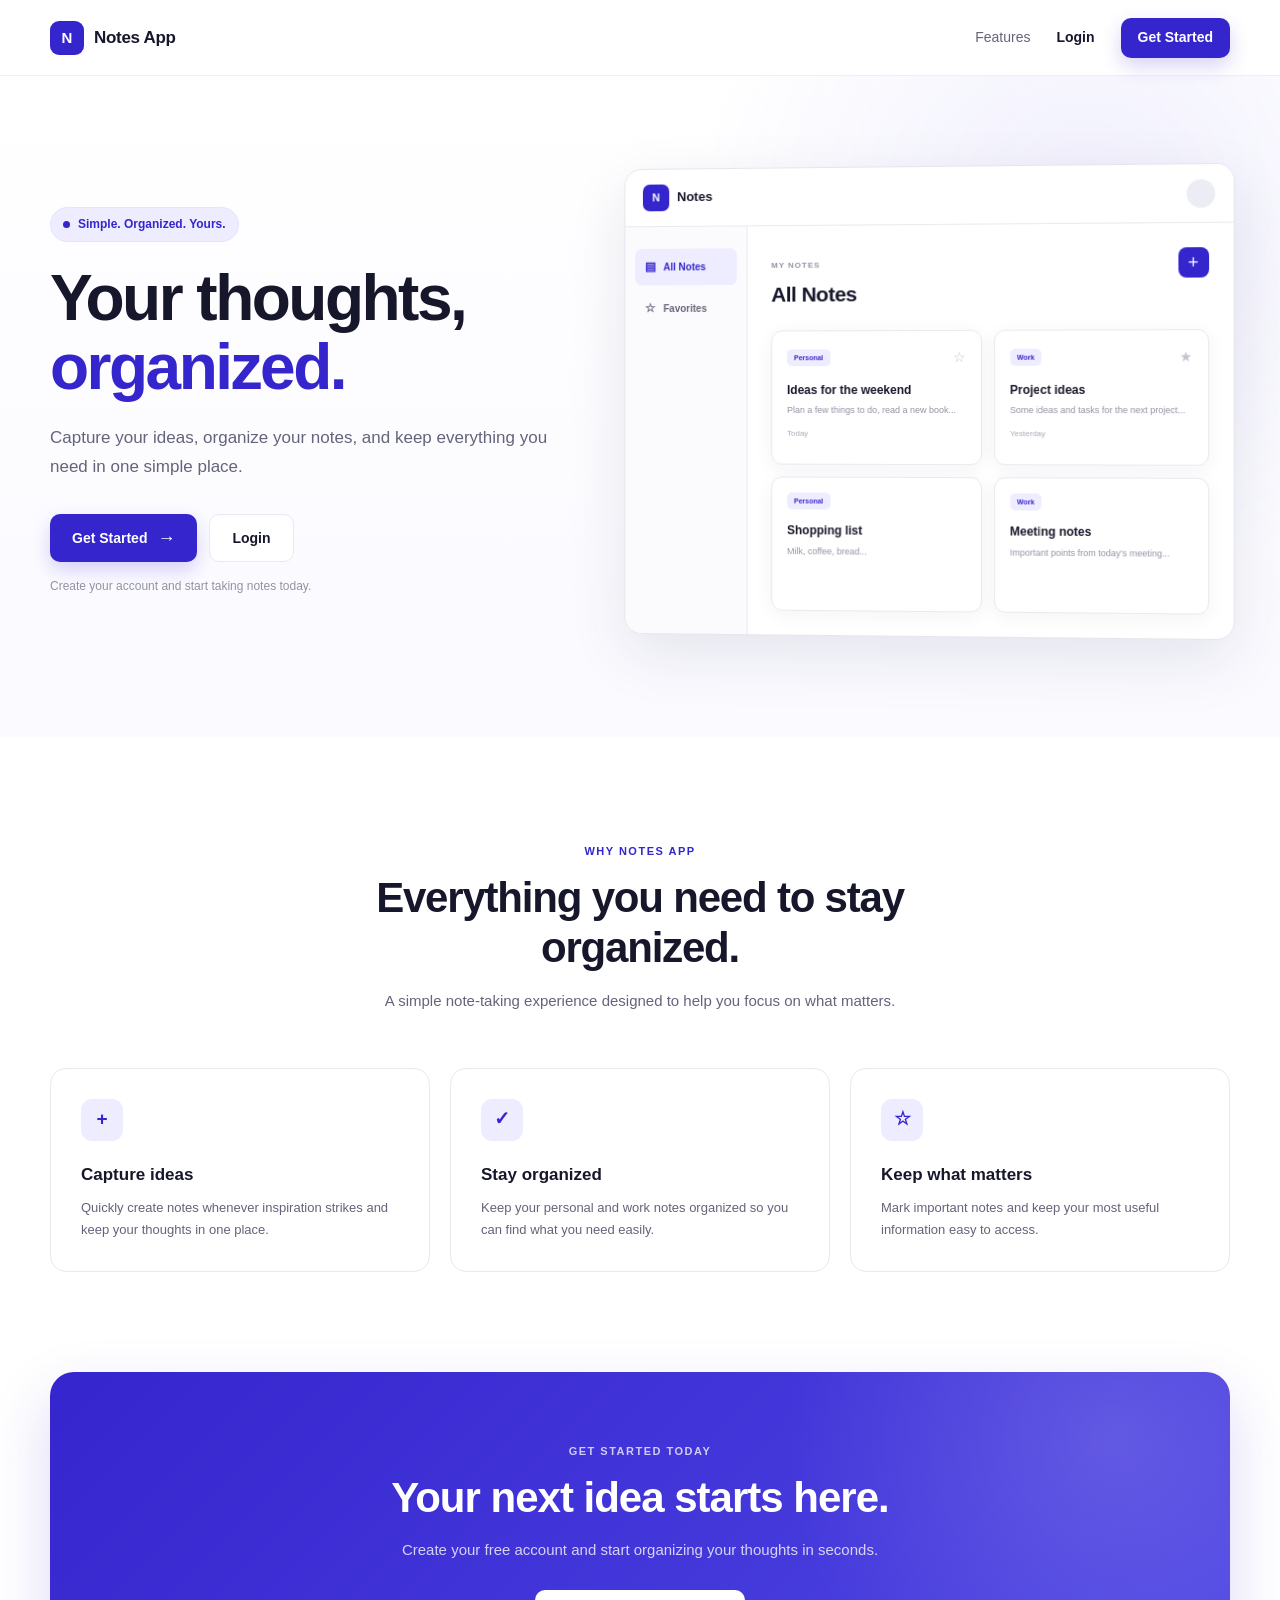
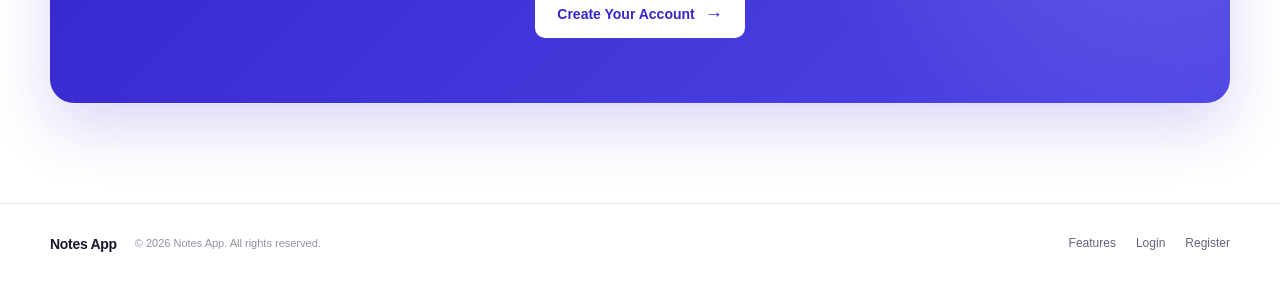
<file: client_side/index.html>
<!doctype html>
<html lang="en">
  <head>
    <meta charset="UTF-8" />

    <meta name="viewport" content="width=device-width, initial-scale=1.0" />

    <meta
      name="description"
      content="Notes App - Create, organize, and manage your notes easily."
    />

    <title>Notes App - Organize Your Thoughts</title>

    <link rel="stylesheet" href="./styles/index.css" />
  </head>

  <body>
    <!-- ==================== HEADER ==================== -->

    <header class="site-header">
      <div class="container header-container">
        <a href="index.html" class="brand" aria-label="Notes App Home">
          <span class="brand-icon" aria-hidden="true">
            <span class="material-symbol">N</span>
          </span>

          <span class="brand-name">Notes App</span>
        </a>

        <nav class="main-nav" aria-label="Main navigation">
          <a href="#features" class="nav-link"> Features </a>

          <a href="./pages/login.html" class="nav-login"> Login </a>

          <a href="./pages/register.html" class="btn btn-primary btn-small">
            Get Started
          </a>
        </nav>
      </div>
    </header>

    <main>
      <!-- ==================== HERO ==================== -->

      <section class="hero-section">
        <div class="container hero-container">
          <div class="hero-content">
            <span class="hero-badge">
              <span class="badge-dot"></span>
              Simple. Organized. Yours.
            </span>

            <h1 class="hero-title">
              Your thoughts,
              <span>organized.</span>
            </h1>

            <p class="hero-description">
              Capture your ideas, organize your notes, and keep everything you
              need in one simple place.
            </p>

            <div class="hero-actions">
              <a href="./pages/register.html" class="btn btn-primary">
                Get Started
                <span class="arrow" aria-hidden="true">→</span>
              </a>

              <a href="./pages/login.html" class="btn btn-secondary"> Login </a>
            </div>

            <p class="hero-note">
              Create your account and start taking notes today.
            </p>
          </div>

          <!-- Notes App Preview -->

          <div class="hero-preview" aria-label="Notes App preview">
            <div class="preview-window">
              <div class="preview-header">
                <div class="preview-brand">
                  <div class="preview-logo">N</div>

                  <span>Notes</span>
                </div>

                <div class="preview-user">
                  <span></span>
                </div>
              </div>

              <div class="preview-body">
                <aside class="preview-sidebar">
                  <div class="sidebar-item sidebar-item-active">
                    <span class="sidebar-icon">▤</span>
                    All Notes
                  </div>

                  <div class="sidebar-item">
                    <span class="sidebar-icon">☆</span>
                    Favorites
                  </div>
                </aside>

                <div class="preview-content">
                  <div class="preview-content-header">
                    <div>
                      <span class="preview-label"> MY NOTES </span>

                      <h2>All Notes</h2>
                    </div>

                    <div class="preview-add">+</div>
                  </div>

                  <div class="note-preview-grid">
                    <article class="note-card">
                      <div class="note-card-top">
                        <span class="note-category"> Personal </span>

                        <span class="note-star"> ☆ </span>
                      </div>

                      <h3>Ideas for the weekend</h3>

                      <p>Plan a few things to do, read a new book...</p>

                      <span class="note-date"> Today </span>
                    </article>

                    <article class="note-card">
                      <div class="note-card-top">
                        <span class="note-category"> Work </span>

                        <span class="note-star"> ★ </span>
                      </div>

                      <h3>Project ideas</h3>

                      <p>Some ideas and tasks for the next project...</p>

                      <span class="note-date"> Yesterday </span>
                    </article>

                    <article class="note-card note-card-small">
                      <div class="note-card-top">
                        <span class="note-category"> Personal </span>
                      </div>

                      <h3>Shopping list</h3>

                      <p>Milk, coffee, bread...</p>
                    </article>

                    <article class="note-card note-card-small">
                      <div class="note-card-top">
                        <span class="note-category"> Work </span>
                      </div>

                      <h3>Meeting notes</h3>

                      <p>Important points from today's meeting...</p>
                    </article>
                  </div>
                </div>
              </div>
            </div>
          </div>
        </div>
      </section>

      <!-- ==================== FEATURES ==================== -->

      <section class="features-section" id="features">
        <div class="container">
          <div class="section-heading">
            <span class="section-label"> WHY NOTES APP </span>

            <h2>Everything you need to stay organized.</h2>

            <p>
              A simple note-taking experience designed to help you focus on what
              matters.
            </p>
          </div>

          <div class="features-grid">
            <article class="feature-card">
              <div class="feature-icon">+</div>

              <h3>Capture ideas</h3>

              <p>
                Quickly create notes whenever inspiration strikes and keep your
                thoughts in one place.
              </p>
            </article>

            <article class="feature-card">
              <div class="feature-icon">✓</div>

              <h3>Stay organized</h3>

              <p>
                Keep your personal and work notes organized so you can find what
                you need easily.
              </p>
            </article>

            <article class="feature-card">
              <div class="feature-icon">☆</div>

              <h3>Keep what matters</h3>

              <p>
                Mark important notes and keep your most useful information easy
                to access.
              </p>
            </article>
          </div>
        </div>
      </section>

      <!-- ==================== CTA ==================== -->

      <section class="cta-section">
        <div class="container">
          <div class="cta-card">
            <div class="cta-content">
              <span class="cta-label"> GET STARTED TODAY </span>

              <h2>Your next idea starts here.</h2>

              <p>
                Create your free account and start organizing your thoughts in
                seconds.
              </p>

              <a href="./pages/register.html" class="btn btn-white">
                Create Your Account
                <span class="arrow" aria-hidden="true"> → </span>
              </a>
            </div>
          </div>
        </div>
      </section>
    </main>

    <!-- ==================== FOOTER ==================== -->

    <footer class="site-footer">
      <div class="container footer-container">
        <div class="footer-brand">
          <span class="brand-name"> Notes App </span>

          <span class="footer-copy">
            © 2026 Notes App. All rights reserved.
          </span>
        </div>

        <div class="footer-links">
          <a href="#features"> Features </a>

          <a href="./pages/login.html"> Login </a>

          <a href="./pages/register.html"> Register </a>
        </div>
      </div>
    </footer>
  </body>
</html>
</file>
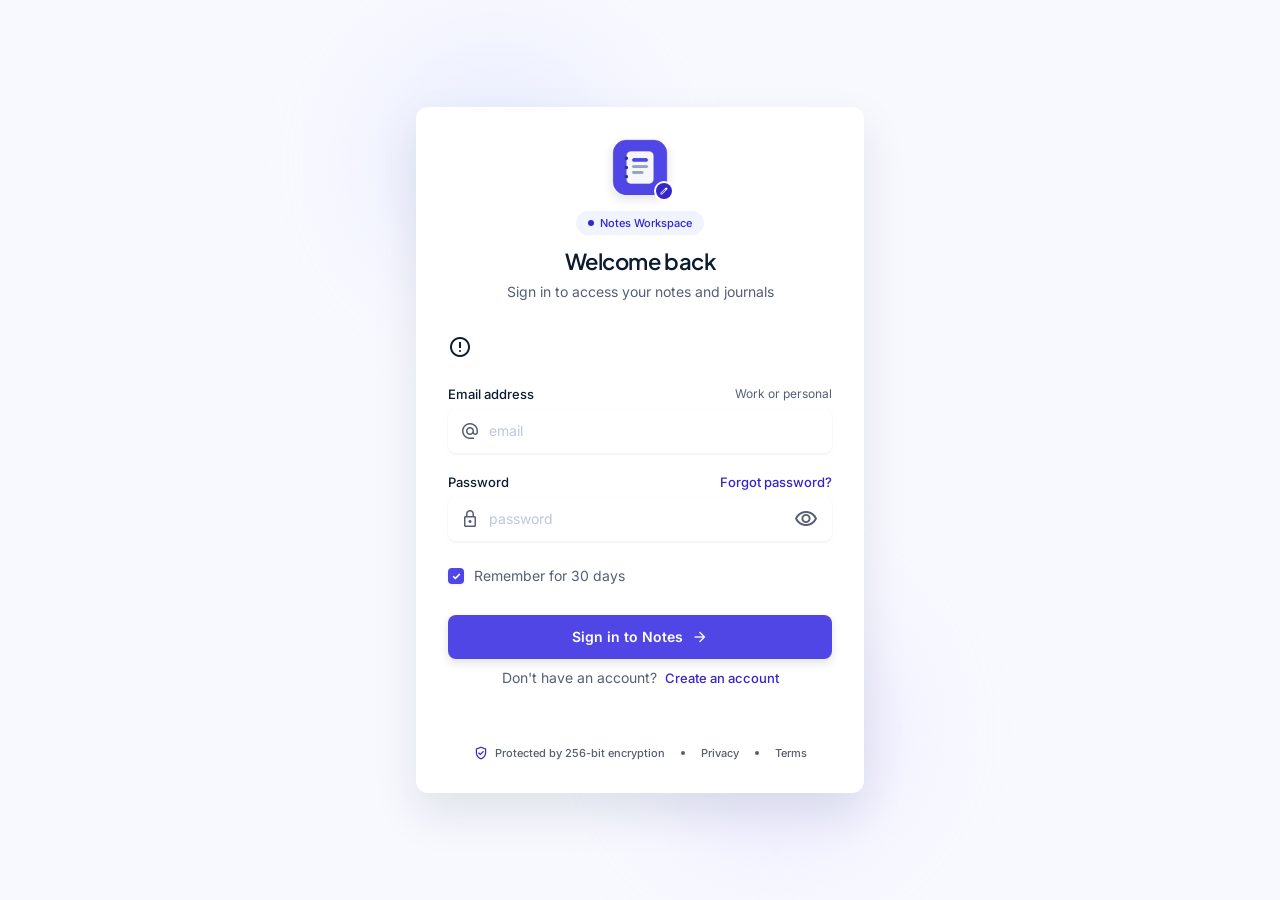
<file: client_side/pages/dashboard.html>
<!doctype html>
<html lang="en">
  <head>
    <script>
      if(!sessionStorage.getItem("token")){
        location.href = "./login.html"
      }
    </script>
    <meta charset="UTF-8" />
    <meta name="viewport" content="width=device-width, initial-scale=1.0" />
    <title>Notes Dashboard</title>
    <link rel="preconnect" href="https://fonts.googleapis.com" />
    <link rel="preconnect" href="https://fonts.gstatic.com" crossorigin />
    <link
      href="https://fonts.googleapis.com/css2?family=Inter:wght@400;500;600&family=Plus+Jakarta+Sans:wght@600;700&family=Material+Symbols+Outlined:opsz,wght,FILL,GRAD@20..48,100..700,0..1,-50..200&display=swap"
      rel="stylesheet"
    />
    <link rel="stylesheet" href="../styles/dashboard.css" />
  </head>
  <body>
    <div class="app-layout">
      <!-- Sidebar -->
      <aside id="sidebar" class="sidebar" data-component="sidebar">
        <div class="sidebar__logo">
          <img
            class="sidebar__logo-image"
            src="../assets/NotesAppLogo.png"
            alt="Notes Logo"
          />
          <span class="sidebar__logo-text">Notes</span>
        </div>
        <nav
          class="sidebar__navigation"
          aria-label="Main navigation"
          data-component="navigation"
        >
          <a
            href="#"
            class="nav-item nav-item--active"
            data-path="dashboard"
            aria-current="page"
          >
            <span class="material-symbols-outlined nav-item__icon"
              >description</span
            >
            <span class="nav-item__label">All Notes</span>
          </a>
        </nav>
        <div class="sidebar__footer">
          <div class="logout-container">
            <button
              id="logoutButton"
              class="icon-button icon-button--logout"
              type="button"
              title="Log out"
              aria-label="Log out"
              data-action="logout"
            >
              <span class="material-symbols-outlined">logout</span>
            </button>
          </div>
        </div>
      </aside>

      <!-- Main Application -->
      <div class="main-layout">
        <main class="main-content" id="mainContent">
          <div class="content-container">
            <!-- Header -->
            <section class="dashboard-header" data-component="dashboard-header">
              <div class="dashboard-header__top">
                <div class="page-heading">
                  <h1 class="page-heading__title">My Notes</h1>
                  <p class="page-heading__description">
                    Keep your thoughts, ideas, and tasks organized.
                  </p>
                </div>
                <button
                  id="newNoteButton"
                  class="button button--primary"
                  type="button"
                  data-action="create-note"
                >
                  <span class="material-symbols-outlined button__icon"
                    >add</span
                  >
                  <span>New Note</span>
                </button>
              </div>
              <div class="notes-filter" data-component="notes-filter">
                <button
                  id="allNotesFilter"
                  class="filter-button filter-button--active"
                  type="button"
                  data-filter="all"
                >
                  All Notes <span id="notesCount">0</span>
                </button>
              </div>
            </section>

            <!-- States -->
            <section
              id="loadingState"
              class="state state--loading"
              data-state="loading"
              aria-live="polite"
            >
              <div class="loading-content">
                <span class="loading-spinner"></span>
                <span class="loading-message">Loading notes...</span>
              </div>
            </section>

            <section
              id="errorState"
              class="state state--error is-hidden"
              data-state="error"
              aria-live="assertive"
            >
              <p class="error-message">Failed to load notes.</p>
            </section>

            <!-- Notes Grid -->
            <section
              id="notesGrid"
              class="notes-grid is-hidden"
              data-component="notes-grid"
              aria-label="Notes"
            >
              <!-- Dynamically populated -->
            </section>

            <!-- Empty State -->
            <section
              id="emptyState"
              class="empty-state is-hidden"
              data-state="empty"
            >
              <div class="empty-state__content">
                <div class="empty-state__illustration">
                  <div class="empty-state__illustration-background"></div>
                  <div class="empty-state__illustration-icon">
                    <svg
                      class="empty-state__svg"
                      fill="none"
                      stroke="currentColor"
                      stroke-linecap="round"
                      stroke-linejoin="round"
                      stroke-width="1.8"
                      viewBox="0 0 24 24"
                      aria-hidden="true"
                    >
                      <path d="M4 19.5A2.5 2.5 0 0 1 6.5 17H20"></path>
                      <path
                        d="M6.5 2H20v20H6.5A2.5 2.5 0 0 1 4 19.5v-15A2.5 2.5 0 0 1 6.5 2z"
                      ></path>
                      <line x1="9" x2="15" y1="7" y2="7"></line>
                      <line x1="9" x2="15" y1="11" y2="11"></line>
                      <line x1="9" x2="12" y1="15" y2="15"></line>
                    </svg>
                  </div>
                </div>
                <h2 class="empty-state__title">No notes yet</h2>
                <p class="empty-state__description">
                  Create your first note and start organizing your ideas,
                  project tasks, and knowledge.
                </p>
                <button
                  id="emptyStateCreateButton"
                  class="button button--primary"
                  type="button"
                  data-action="create-note"
                >
                  <span class="material-symbols-outlined button__icon"
                    >add</span
                  >
                  <span>Create Note</span>
                </button>
              </div>
            </section>
          </div>
        </main>
      </div>
    </div>

    <!-- Scripts -->
    <script type="module" src="../logic/dashboard.js"></script>
  </body>
</html>
</file>
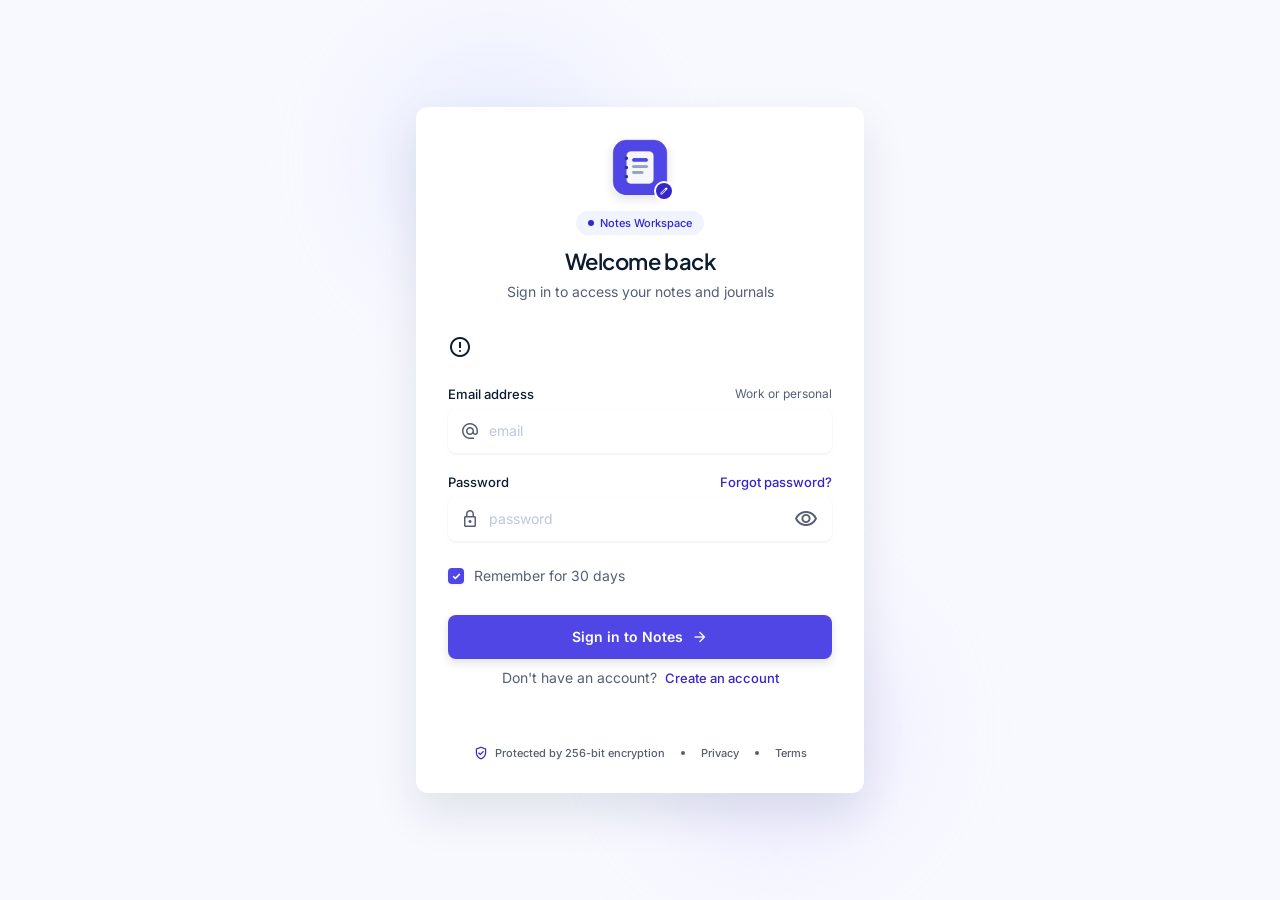
<file: client_side/pages/login.html>
<!doctype html>
<html lang="en">
  <head>
    <meta charset="utf-8" />
    <meta name="viewport" content="width=device-width, initial-scale=1.0" />
    <meta name="description" content="Sign in to access your Notes and Journals." />
    <title>Login - Notes</title>
    <link rel="preconnect" href="https://fonts.googleapis.com" />
    <link rel="preconnect" href="https://fonts.gstatic.com" crossorigin />
    <link href="https://fonts.googleapis.com/css2?family=Inter:wght@400;500;600&family=Plus+Jakarta+Sans:wght@600;700&display=swap" rel="stylesheet" />
    <link href="https://fonts.googleapis.com/css2?family=Material+Symbols+Outlined:wght@100..700&display=swap" rel="stylesheet" />
    <link rel="stylesheet" href="../styles/login.css" />
  </head>
  <body class="login-page">
    <main class="login-page__main">
      <section class="login-container" aria-labelledby="login-title">
        <!-- Decorative background elements -->
        <div class="login-decoration login-decoration--top" aria-hidden="true"></div>
        <div class="login-decoration login-decoration--bottom" aria-hidden="true"></div>
        <div class="login-card">
          <header class="login-header">
            <!-- Logo -->
            <div class="login-logo" aria-hidden="true">
              <div class="login-logo__image"><img src="../assets/NotesAppLogo.png" alt="Notes Logo" /></div>
              <span class="login-logo__edit material-symbols-outlined">edit</span>
            </div>
            <!-- Workspace Badge -->
            <div class="workspace-badge">
              <span class="workspace-badge__dot" aria-hidden="true"></span>
              <span>Notes Workspace</span>
            </div>
            <h1 id="login-title" class="login-header__title">Welcome back</h1>
            <p class="login-header__subtitle">Sign in to access your notes and journals</p>
          </header>
          <!-- Login Form -->
          <form id="login-form" class="login-form">
            <div class="error-container is-hidden" id="error-container" aria-live="assertive">
              <span class="material-symbols-outlined error-container__icon" aria-hidden="true">error</span>
              <span class="error-container__text" id="error-text"></span>
            </div>
            <!-- Email Field -->
            <div class="form-field">
              <label for="email-field" class="form-field__label">
                <span>Email address</span> <span class="form-field__hint">Work or personal</span>
              </label>
              <div class="input-wrapper">
                <span class="input-wrapper__icon material-symbols-outlined" aria-hidden="true">alternate_email</span>
                <input id="email-field" class="form-input form-input--with-left-icon" type="email" name="email" autocomplete="email" placeholder="email" required />
              </div>
            </div>
            <!-- Password Field -->
            <div class="form-field">
              <div class="form-field__label-row">
                <label for="password-field" class="form-field__label"><span>Password</span></label>
                <a id="forgot-password-link" class="form-link" href="#">Forgot password?</a>
              </div>
              <div class="input-wrapper">
                <span class="input-wrapper__icon material-symbols-outlined" aria-hidden="true">lock</span>
                <input id="password-field" class="form-input form-input--with-left-icon form-input--with-right-control" type="password" name="password" autocomplete="current-password" placeholder="password" required />
                <button id="toggle-pwd-btn" class="password-toggle" type="button" aria-label="Toggle password visibility" aria-pressed="false">
                  <span id="pwd-icon" class="material-symbols-outlined" aria-hidden="true">visibility</span>
                </button>
              </div>
            </div>
            <!-- Remember Me -->
            <div class="remember-field">
              <label class="remember-control">
                <input id="remember-me" class="remember-control__input" type="checkbox" checked />
                <span class="remember-control__box" aria-hidden="true"><span class="material-symbols-outlined">check</span></span>
                <span class="remember-control__text">Remember for 30 days</span>
              </label>
            </div>
            <!-- Submit -->
            <button id="submit-btn" class="submit-button" type="submit">
              <span id="submit-text">Sign in to Notes</span>
              <span id="submit-icon" class="submit-button__icon material-symbols-outlined" aria-hidden="true">arrow_forward</span>
            </button>
          </form>
          <!-- Register Link -->
          <div class="register-prompt">
            <p class="register-prompt__text">Don't have an account? <a class="form-link register-prompt__link" href="./register.html">Create an account</a></p>
          </div>
          <!-- Footer -->
          <footer class="login-footer">
            <div class="login-footer__item">
              <span class="material-symbols-outlined login-footer__icon" aria-hidden="true">verified_user</span>
              <span>Protected by 256-bit encryption</span>
            </div>
            <span class="login-footer__separator" aria-hidden="true"></span>
            <a class="login-footer__link" href="#">Privacy</a>
            <span class="login-footer__separator" aria-hidden="true"></span>
            <a class="login-footer__link" href="#">Terms</a>
          </footer>
        </div>
      </section>
    </main>
    <script type="module" src="../logic/login.js"></script>
  </body>
</html>
</file>
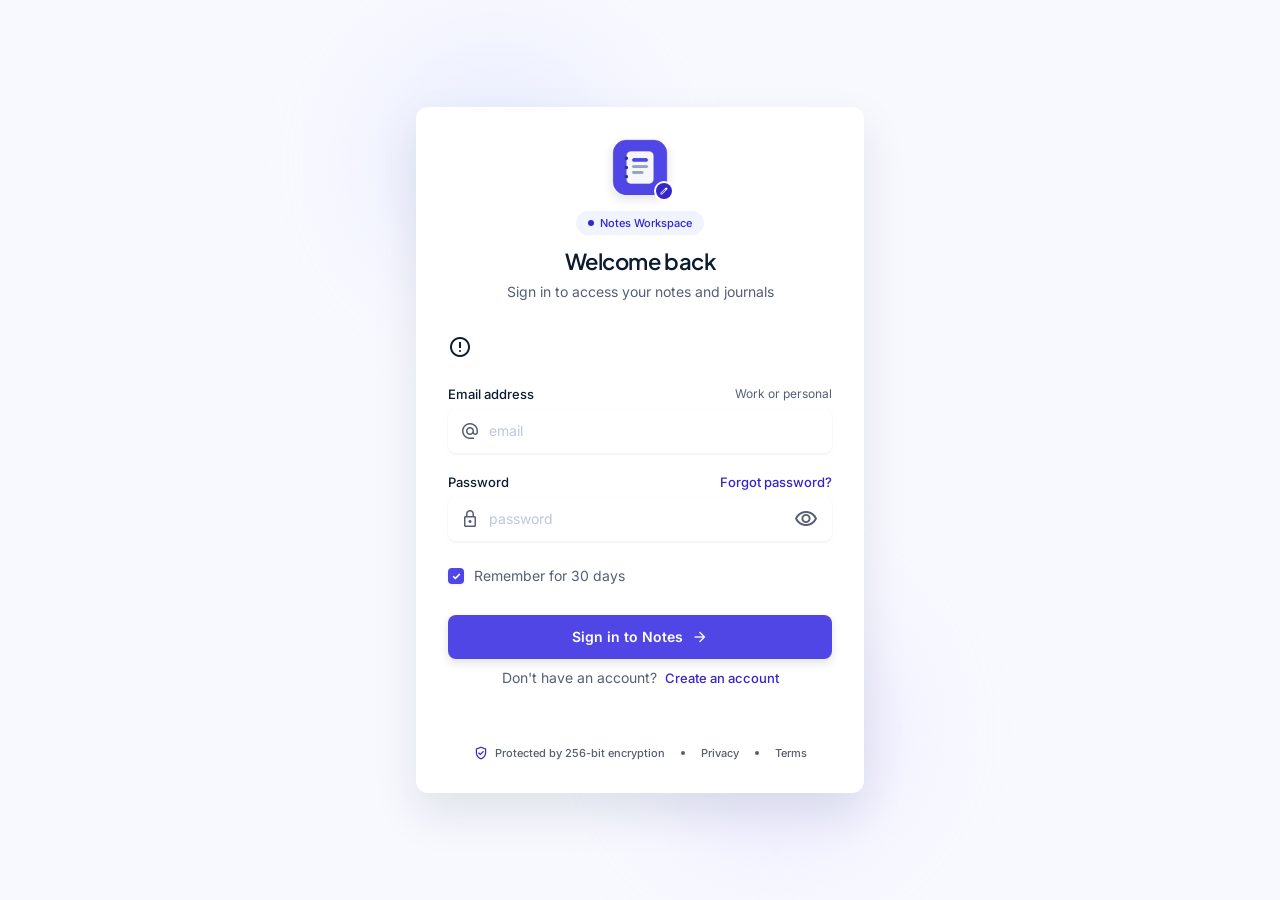
<file: client_side/pages/note-editor.html>
<!doctype html>
<html lang="en">
<head>
  <script>
      if(!sessionStorage.getItem("token")){
        location.href = "./login.html"
      }
    </script>
  <meta charset="utf-8">
  <meta name="viewport" content="width=device-width, initial-scale=1.0">

  <title>Notes - Note Editor</title>

  <link rel="preconnect" href="https://fonts.googleapis.com">
  <link rel="preconnect" href="https://fonts.gstatic.com" crossorigin>
  <link
    href="https://fonts.googleapis.com/css2?family=Inter:wght@400;500;600&family=Plus+Jakarta+Sans:wght@600;700&family=Material+Symbols+Outlined:wght@100..700&display=swap"
    rel="stylesheet"
  >

  <link rel="stylesheet" href="../styles/note-editor.css">
</head>

<body>
  <!-- =========================
       App Header Component
       ========================= -->
  <header class="app-header">
    <div class="app-header__inner">
      <div class="app-header__brand">
        <div class="app-header__divider" aria-hidden="true"></div>

        <img
          class="app-header__logo"
          src="../assets/NotesAppLogo.png"
          alt="Notes logo"
        >

        <span class="app-header__name">Notes</span>
      </div>
    </div>
  </header>

  <!-- =========================
       Note Editor Page
       ========================= -->
  <main class="note-editor-page">
    <div class="note-editor-page__content">

      <!-- =========================
           Editor Toolbar Component
           ========================= -->
      <section class="editor-toolbar" aria-label="Note actions">
        <div class="editor-toolbar__inner">

          <div class="editor-toolbar__context">
            <a
              class="toolbar-link"
              href="./dashboard.html"
              id="backToNotesBtn"
            >
              <span class="material-symbols-outlined" aria-hidden="true">arrow_back</span>
              <span class="toolbar-link__text">Back to Notes</span>
            </a>

            <div class="toolbar-status" id="noteStatus" aria-live="polite">
              <span class="material-symbols-outlined" aria-hidden="true">edit_note</span>
              <span id="message">Editing Note</span>
            </div>
          </div>

          <div class="editor-toolbar__actions">
            <button
              class="toolbar-button toolbar-button--danger"
              id="discardBtn"
              type="button"
            >
              <span class="material-symbols-outlined" aria-hidden="true">delete</span>
              <span class="toolbar-button__text">Delete</span>
            </button>

            <button
              class="toolbar-button toolbar-button--primary"
              id="topSaveBtn"
              type="button"
            >
              <span class="material-symbols-outlined" aria-hidden="true">save</span>
              <span class="toolbar-button__text">Save Note</span>
            </button>

            <button
              class="toolbar-button toolbar-button--ai"
              id="improveBtn"
              type="button"
            >
              <span class="material-symbols-outlined" aria-hidden="true">auto_awesome</span>
              <span class="toolbar-button__text">Improve Note</span>
            </button>
          </div>

        </div>
      </section>

      <!-- =========================
           Note Editor Component
           ========================= -->
      <section class="editor-workspace" aria-label="Note editor">
        <form class="note-editor" id="noteEditorForm">

          <input
            class="note-editor__title"
            id="noteTitle"
            name="title"
            type="text"
            placeholder="Untitled note..."
            autocomplete="off"
            aria-label="Note title"
          >

          <div class="note-editor__content-wrapper">
            <textarea
              class="note-editor__content"
              id="editorContent"
              name="content"
              rows="16"
              placeholder="Start typing your ideas, notes, and task plans here..."
              aria-label="Note content"
            ></textarea>
          </div>

          <!-- =========================
               Editor Footer Component
               ========================= -->
          <footer class="note-editor__footer">
            <div aria-hidden="true"></div>

            <div class="note-editor__footer-actions">
              <button
                class="editor-action editor-action--secondary"
                id="cancelActionBtn"
                type="button"
              >
                Cancel
              </button>

              <button
                class="editor-action editor-action--primary"
                id="bottomSaveBtn"
                type="submit"
              >
                <span class="material-symbols-outlined" aria-hidden="true">check</span>
                <span>Save Note</span>
              </button>
            </div>
          </footer>

        </form>
      </section>

    </div>
  </main>

  <script type="module" src="../logic/note-editor.js"></script>
</body>
</html>
</file>
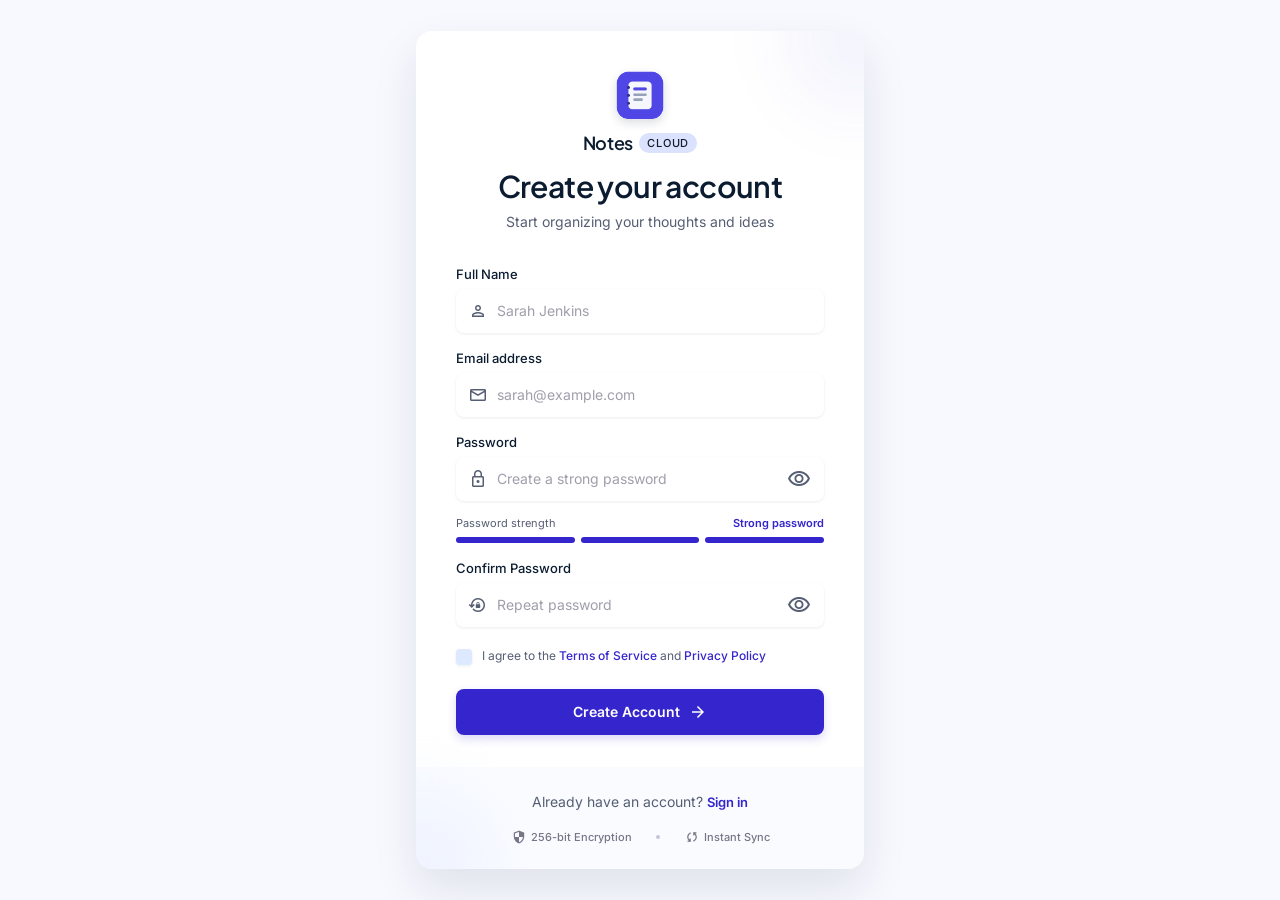
<file: client_side/pages/register.html>
<!doctype html>
<html lang="en">
<head>
  <meta charset="utf-8">
  <meta name="viewport" content="width=device-width, initial-scale=1.0">
  <title>Create Account | Notes Cloud</title>

  <link rel="preconnect" href="https://fonts.googleapis.com">
  <link rel="preconnect" href="https://fonts.gstatic.com" crossorigin>
  <link href="https://fonts.googleapis.com/css2?family=Inter:wght@400;500;600&family=Plus+Jakarta+Sans:wght@600;700&family=Material+Symbols+Outlined:opsz,wght,FILL,GRAD@20..48,100..700,0..1,-50..200&display=swap" rel="stylesheet">
  <link rel="stylesheet" href="../styles/register.css">
  <link rel="icon" href="data:,">
</head>

<body class="page page--register">
  <main class="register-page">
    <section class="register-card" aria-labelledby="register-title">
      <div class="register-card__decoration register-card__decoration--top" aria-hidden="true"></div>
      <div class="register-card__decoration register-card__decoration--bottom" aria-hidden="true"></div>

      <header class="register-header">
        <a class="brand" href="#" aria-label="Notes Cloud home">
          <img
            class="brand__icon"
            src="../assets/NotesAppLogo.png"
            alt="Notes App Icon"
          >
        </a>

        <div class="brand__name">
          <span class="brand__title">Notes</span>
          <span class="brand__badge">Cloud</span>
        </div>

        <h1 class="register-header__title" id="register-title">Create your account</h1>
        <p class="register-header__subtitle">Start organizing your thoughts and ideas</p>
      </header>

      <form class="register-form" id="register-form">
        <div class="form-field">
          <label class="form-field__label" for="full-name">Full Name</label>
          <div class="input-wrapper">
            <span class="material-symbols-outlined input-wrapper__icon" aria-hidden="true">person</span>
            <input
              class="form-input"
              id="full-name"
              name="fullName"
              placeholder="Sarah Jenkins"
              required
              type="text"
              autocomplete="name"
            >
          </div>
        </div>

        <div class="form-field">
          <label class="form-field__label" for="email">Email address</label>
          <div class="input-wrapper">
            <span class="material-symbols-outlined input-wrapper__icon" aria-hidden="true">mail</span>
            <input
              class="form-input"
              id="email"
              name="email"
              placeholder="sarah@example.com"
              required
              type="email"
              autocomplete="email"
            >
          </div>
        </div>

        <div class="form-field">
          <label class="form-field__label" for="password">Password</label>
          <div class="input-wrapper">
            <span class="material-symbols-outlined input-wrapper__icon" aria-hidden="true">lock</span>
            <input
              class="form-input form-input--password"
              id="password"
              name="password"
              placeholder="Create a strong password"
              required
              type="password"
              autocomplete="new-password"
            >
            <button
              class="icon-button input-wrapper__action"
              id="toggle-password"
              type="button"
              aria-label="Toggle password visibility"
              aria-controls="password"
              aria-pressed="false"
            >
              <span class="material-symbols-outlined" id="toggle-password-icon" aria-hidden="true">visibility</span>
            </button>
          </div>

          <div class="password-strength" aria-live="polite">
            <div class="password-strength__header">
              <span class="password-strength__label">Password strength</span>
              <span class="password-strength__value" id="strength-label">Strong password</span>
            </div>

            <div class="password-strength__bars" aria-hidden="true">
              <span class="password-strength__bar" id="bar-1"></span>
              <span class="password-strength__bar" id="bar-2"></span>
              <span class="password-strength__bar" id="bar-3"></span>
            </div>
          </div>
        </div>

        <div class="form-field">
          <label class="form-field__label" for="confirm-password">Confirm Password</label>
          <div class="input-wrapper">
            <span class="material-symbols-outlined input-wrapper__icon" aria-hidden="true">lock_reset</span>
            <input
              class="form-input form-input--password"
              id="confirm-password"
              name="confirmPassword"
              placeholder="Repeat password"
              required
              type="password"
              autocomplete="new-password"
            >
            <button
              class="icon-button input-wrapper__action"
              id="toggle-confirm-password"
              type="button"
              aria-label="Toggle confirm password visibility"
              aria-controls="confirm-password"
              aria-pressed="false"
            >
              <span class="material-symbols-outlined" id="toggle-confirm-icon" aria-hidden="true">visibility</span>
            </button>
          </div>
        </div>

        <div class="terms-field">
          <label class="checkbox">
            <input class="checkbox__input" id="terms" name="terms" required type="checkbox">
            <span class="checkbox__box" aria-hidden="true">
              <span class="material-symbols-outlined checkbox__icon">check</span>
            </span>
          </label>

          <label class="terms-field__text" for="terms">
            I agree to the
            <a class="text-link" href="#">Terms of Service</a>
            and
            <a class="text-link" href="#">Privacy Policy</a>
          </label>
        </div>

        <button class="submit-button" id="submitBtn" type="submit">
          <span>Create Account</span>
          <span class="material-symbols-outlined submit-button__icon" aria-hidden="true">arrow_forward</span>
        </button>
      </form>

      <footer class="register-footer">
        <p class="register-footer__account">
          Already have an account?
          <a class="text-link text-link--strong" href="./login.html">Sign in</a>
        </p>

        <div class="trust-badges">
          <span class="trust-badge">
            <span class="material-symbols-outlined trust-badge__icon" aria-hidden="true">security</span>
            256-bit Encryption
          </span>

          <span class="trust-badges__separator" aria-hidden="true"></span>

          <span class="trust-badge">
            <span class="material-symbols-outlined trust-badge__icon" aria-hidden="true">sync</span>
            Instant Sync
          </span>
        </div>
      </footer>
    </section>
  </main>

  <script type="module" src="../logic/register.js"></script>
</body>
</html>
</file>
<file: client_side/styles/index.css>
/* =========================================================
   NOTES APP - LANDING PAGE
   ========================================================= */

/* ==================== RESET ==================== */

* {
  margin: 0;
  padding: 0;
  box-sizing: border-box;
}

html {
  scroll-behavior: smooth;
}

body {
  min-height: 100vh;

  font-family:
    Inter,
    -apple-system,
    BlinkMacSystemFont,
    "Segoe UI",
    sans-serif;

  color: #17172b;
  background: #ffffff;

  line-height: 1.6;
}

a {
  color: inherit;
  text-decoration: none;
}

button,
a {
  -webkit-tap-highlight-color: transparent;
}

/* ==================== VARIABLES ==================== */

:root {
  --primary: #3525cd;
  --primary-light: #4f46e5;
  --primary-soft: #eeedff;

  --text-primary: #17172b;
  --text-secondary: #64647a;
  --text-muted: #9292a5;

  --border: #e9e9f0;
  --background-soft: #f8f8fc;

  --white: #ffffff;

  --container-width: 1180px;

  --radius-small: 10px;
  --radius-medium: 16px;
  --radius-large: 24px;

  --shadow-small: 0 4px 20px rgba(30, 30, 70, 0.05);

  --shadow-medium: 0 20px 60px rgba(30, 30, 70, 0.1);
}

/* ==================== COMMON ==================== */

.container {
  width: min(calc(100% - 48px), var(--container-width));

  margin-inline: auto;
}

/* ==================== BUTTONS ==================== */

.btn {
  display: inline-flex;

  align-items: center;
  justify-content: center;
  gap: 10px;

  min-height: 48px;

  padding: 0 22px;

  border-radius: 10px;

  font-size: 14px;
  font-weight: 600;

  transition:
    transform 0.2s ease,
    box-shadow 0.2s ease,
    background-color 0.2s ease;
}

.btn:hover {
  transform: translateY(-2px);
}

.btn-primary {
  color: var(--white);
  background: var(--primary);

  box-shadow: 0 8px 20px rgba(53, 37, 205, 0.2);
}

.btn-primary:hover {
  background: #2f20b8;

  box-shadow: 0 12px 28px rgba(53, 37, 205, 0.25);
}

.btn-secondary {
  color: var(--text-primary);
  background: var(--white);

  border: 1px solid var(--border);
}

.btn-secondary:hover {
  background: var(--background-soft);
}

.btn-small {
  min-height: 40px;
  padding-inline: 17px;
}

.btn-white {
  color: var(--primary);
  background: var(--white);
}

.arrow {
  font-size: 18px;
  line-height: 1;
}

/* ==================== HEADER ==================== */

.site-header {
  position: relative;
  z-index: 10;

  height: 76px;

  border-bottom: 1px solid #f0f0f4;

  background: rgba(255, 255, 255, 0.95);
}

.header-container {
  height: 100%;

  display: flex;
  align-items: center;
  justify-content: space-between;
}

/* Brand */

.brand {
  display: inline-flex;
  align-items: center;
  gap: 10px;
}

.brand-icon {
  width: 34px;
  height: 34px;

  display: flex;
  align-items: center;
  justify-content: center;

  border-radius: 9px;

  color: var(--white);
  background: var(--primary);

  font-size: 15px;
  font-weight: 700;
}

.brand-name {
  font-size: 17px;
  font-weight: 700;
  letter-spacing: -0.3px;
}

/* Navigation */

.main-nav {
  display: flex;
  align-items: center;
  gap: 26px;
}

.nav-link {
  color: var(--text-secondary);

  font-size: 14px;
  font-weight: 500;

  transition: color 0.2s ease;
}

.nav-link:hover {
  color: var(--text-primary);
}

.nav-login {
  color: var(--text-primary);

  font-size: 14px;
  font-weight: 600;
}

.nav-login:hover {
  color: var(--primary);
}

/* ==================== HERO ==================== */

.hero-section {
  position: relative;
  overflow: hidden;

  padding: 90px 0 100px;

  background:
    radial-gradient(
      circle at 85% 20%,
      rgba(79, 70, 229, 0.08),
      transparent 32%
    ),
    linear-gradient(180deg, #ffffff 0%, #fafaff 100%);
}

.hero-container {
  display: grid;

  grid-template-columns:
    minmax(0, 0.9fr)
    minmax(0, 1.1fr);

  align-items: center;

  gap: 70px;
}

/* Hero Content */

.hero-content {
  max-width: 530px;
}

.hero-badge {
  display: inline-flex;
  align-items: center;
  gap: 8px;

  margin-bottom: 22px;
  padding: 7px 12px;

  border: 1px solid #e5e3ff;
  border-radius: 999px;

  color: var(--primary);

  background: var(--primary-soft);

  font-size: 12px;
  font-weight: 600;
}

.badge-dot {
  width: 7px;
  height: 7px;

  border-radius: 50%;

  background: var(--primary);
}

.hero-title {
  max-width: 550px;

  color: var(--text-primary);

  font-size: clamp(42px, 5vw, 64px);
  font-weight: 750;

  line-height: 1.08;
  letter-spacing: -2.5px;
}

.hero-title span {
  color: var(--primary);
}

.hero-description {
  max-width: 500px;

  margin-top: 22px;

  color: var(--text-secondary);

  font-size: 17px;
  line-height: 1.7;
}

.hero-actions {
  display: flex;
  align-items: center;
  gap: 12px;

  margin-top: 32px;
}

.hero-note {
  margin-top: 15px;

  color: var(--text-muted);

  font-size: 12px;
}

/* ==================== APP PREVIEW ==================== */

.hero-preview {
  position: relative;
}

.preview-window {
  overflow: hidden;

  border: 1px solid #e5e5ed;
  border-radius: 18px;

  background: var(--white);

  box-shadow: var(--shadow-medium);

  transform: perspective(1200px) rotateY(-3deg);
  transition: transform 0.4s ease;
}

.preview-window:hover {
  transform: perspective(1200px) rotateY(0);
}

/* Preview Header */

.preview-header {
  height: 58px;

  display: flex;
  align-items: center;
  justify-content: space-between;

  padding: 0 18px;

  border-bottom: 1px solid var(--border);

  background: #ffffff;
}

.preview-brand {
  display: flex;
  align-items: center;
  gap: 8px;

  font-size: 13px;
  font-weight: 700;
}

.preview-logo {
  width: 27px;
  height: 27px;

  display: flex;
  align-items: center;
  justify-content: center;

  border-radius: 7px;

  color: var(--white);
  background: var(--primary);

  font-size: 11px;
}

.preview-user {
  width: 28px;
  height: 28px;

  border-radius: 50%;

  background: #ececf4;
}

/* Preview Body */

.preview-body {
  display: grid;
  grid-template-columns: 125px 1fr;

  min-height: 360px;
}

/* Sidebar */

.preview-sidebar {
  padding: 22px 10px;

  border-right: 1px solid var(--border);

  background: #fbfbfd;
}

.sidebar-item {
  display: flex;
  align-items: center;
  gap: 8px;

  padding: 9px 10px;

  margin-bottom: 5px;

  border-radius: 7px;

  color: var(--text-secondary);

  font-size: 10px;
  font-weight: 600;
}

.sidebar-item-active {
  color: var(--primary);

  background: var(--primary-soft);
}

.sidebar-icon {
  font-size: 12px;
}

/* Preview Content */

.preview-content {
  padding: 24px;
}

.preview-content-header {
  display: flex;
  align-items: flex-start;
  justify-content: space-between;
}

.preview-label {
  color: var(--text-muted);

  font-size: 8px;
  font-weight: 700;

  letter-spacing: 1px;
}

.preview-content-header h2 {
  margin-top: 2px;

  font-size: 21px;
  font-weight: 700;

  letter-spacing: -0.5px;
}

.preview-add {
  width: 30px;
  height: 30px;

  display: flex;
  align-items: center;
  justify-content: center;

  border-radius: 8px;

  color: var(--white);
  background: var(--primary);

  font-size: 18px;
}

/* Note Cards */

.note-preview-grid {
  display: grid;

  grid-template-columns: repeat(2, 1fr);

  gap: 12px;

  margin-top: 20px;
}

.note-card {
  min-height: 135px;

  padding: 15px;

  border: 1px solid var(--border);
  border-radius: 11px;

  background: var(--white);

  box-shadow: var(--shadow-small);
}

.note-card-top {
  display: flex;
  align-items: center;
  justify-content: space-between;
}

.note-category {
  padding: 3px 7px;

  border-radius: 5px;

  color: var(--primary);

  background: var(--primary-soft);

  font-size: 7px;
  font-weight: 700;
}

.note-star {
  color: #c4c4d1;

  font-size: 14px;
}

.note-card h3 {
  margin-top: 12px;

  font-size: 12px;
  font-weight: 700;
}

.note-card p {
  margin-top: 4px;

  color: var(--text-muted);

  font-size: 9px;
  line-height: 1.5;
}

.note-date {
  display: block;

  margin-top: 11px;

  color: #aaaaba;

  font-size: 8px;
}

/* ==================== FEATURES ==================== */

.features-section {
  padding: 100px 0;

  background: var(--white);
}

.section-heading {
  max-width: 650px;

  margin: 0 auto 55px;

  text-align: center;
}

.section-label,
.cta-label {
  color: var(--primary);

  font-size: 11px;
  font-weight: 700;

  letter-spacing: 1.5px;
}

.section-heading h2 {
  margin-top: 10px;

  color: var(--text-primary);

  font-size: clamp(30px, 4vw, 42px);
  font-weight: 700;

  line-height: 1.2;
  letter-spacing: -1.2px;
}

.section-heading p {
  margin-top: 15px;

  color: var(--text-secondary);

  font-size: 15px;
}

/* Feature Grid */

.features-grid {
  display: grid;

  grid-template-columns: repeat(3, 1fr);

  gap: 20px;
}

.feature-card {
  padding: 30px;

  border: 1px solid var(--border);
  border-radius: var(--radius-medium);

  background: var(--white);

  transition:
    transform 0.2s ease,
    box-shadow 0.2s ease;
}

.feature-card:hover {
  transform: translateY(-5px);

  box-shadow: var(--shadow-medium);
}

.feature-icon {
  width: 42px;
  height: 42px;

  display: flex;
  align-items: center;
  justify-content: center;

  margin-bottom: 20px;

  border-radius: 11px;

  color: var(--primary);

  background: var(--primary-soft);

  font-size: 19px;
  font-weight: 700;
}

.feature-card h3 {
  font-size: 17px;
  font-weight: 700;
}

.feature-card p {
  margin-top: 9px;

  color: var(--text-secondary);

  font-size: 13px;
  line-height: 1.7;
}

/* ==================== CTA ==================== */

.cta-section {
  padding: 0 0 100px;
}

.cta-card {
  position: relative;
  overflow: hidden;

  padding: 65px 50px;

  border-radius: var(--radius-large);

  background:
    radial-gradient(
      circle at 90% 20%,
      rgba(255, 255, 255, 0.14),
      transparent 30%
    ),
    linear-gradient(135deg, #3525cd, #4f46e5);

  text-align: center;

  box-shadow: 0 25px 60px rgba(53, 37, 205, 0.18);
}

.cta-content {
  position: relative;
  z-index: 1;

  max-width: 650px;

  margin: 0 auto;
}

.cta-label {
  color: rgba(255, 255, 255, 0.75);
}

.cta-card h2 {
  margin-top: 10px;

  color: var(--white);

  font-size: clamp(30px, 4vw, 42px);
  font-weight: 700;

  line-height: 1.2;
  letter-spacing: -1px;
}

.cta-card p {
  max-width: 500px;

  margin: 15px auto 28px;

  color: rgba(255, 255, 255, 0.78);

  font-size: 15px;
}

/* ==================== FOOTER ==================== */

.site-footer {
  border-top: 1px solid var(--border);

  background: #ffffff;
}

.footer-container {
  min-height: 80px;

  display: flex;
  align-items: center;
  justify-content: space-between;

  gap: 20px;
}

.footer-brand {
  display: flex;
  align-items: center;
  gap: 18px;
}

.footer-brand .brand-name {
  font-size: 14px;
}

.footer-copy {
  color: var(--text-muted);

  font-size: 11px;
}

.footer-links {
  display: flex;
  align-items: center;
  gap: 20px;
}

.footer-links a {
  color: var(--text-secondary);

  font-size: 12px;
}

.footer-links a:hover {
  color: var(--primary);
}

/* =========================================================
   RESPONSIVE
   ========================================================= */

/* ---------- Tablet ---------- */

@media (max-width: 900px) {
  .hero-section {
    padding: 70px 0 80px;
  }

  .hero-container {
    grid-template-columns: 1fr;

    gap: 55px;
  }

  .hero-content {
    max-width: 650px;

    margin-inline: auto;

    text-align: center;
  }

  .hero-description {
    margin-inline: auto;
  }

  .hero-actions {
    justify-content: center;
  }

  .hero-preview {
    max-width: 680px;

    margin-inline: auto;
  }

  .features-grid {
    grid-template-columns: 1fr;

    max-width: 600px;

    margin-inline: auto;
  }
}

/* ---------- Mobile ---------- */

@media (max-width: 600px) {
  .container {
    width: min(calc(100% - 32px), var(--container-width));
  }

  /* Header */

  .site-header {
    height: 68px;
  }

  .main-nav {
    gap: 10px;
  }

  .nav-link {
    display: none;
  }

  .nav-login {
    font-size: 13px;
  }

  .btn-small {
    min-height: 38px;

    padding-inline: 13px;

    font-size: 12px;
  }

  /* Hero */

  .hero-section {
    padding: 55px 0 65px;
  }

  .hero-badge {
    margin-bottom: 17px;

    font-size: 10px;
  }

  .hero-title {
    font-size: 42px;
    letter-spacing: -1.8px;
  }

  .hero-description {
    font-size: 15px;
  }

  .hero-actions {
    flex-direction: column;

    width: 100%;
  }

  .hero-actions .btn {
    width: 100%;
  }

  .hero-note {
    font-size: 11px;
  }

  /* Preview */

  .preview-window {
    transform: none;
  }

  .preview-body {
    grid-template-columns: 85px 1fr;

    min-height: 300px;
  }

  .preview-sidebar {
    padding: 18px 7px;
  }

  .sidebar-item {
    padding: 8px 6px;

    font-size: 8px;
  }

  .preview-content {
    padding: 17px;
  }

  .preview-content-header h2 {
    font-size: 17px;
  }

  .note-preview-grid {
    grid-template-columns: 1fr;
  }

  .note-card {
    min-height: 110px;
  }

  .note-card-small {
    display: none;
  }

  /* Features */

  .features-section {
    padding: 70px 0;
  }

  .section-heading {
    margin-bottom: 35px;
  }

  .section-heading h2 {
    font-size: 30px;
  }

  .section-heading p {
    font-size: 14px;
  }

  .feature-card {
    padding: 24px;
  }

  /* CTA */

  .cta-section {
    padding-bottom: 70px;
  }

  .cta-card {
    padding: 45px 22px;
  }

  .cta-card h2 {
    font-size: 30px;
  }

  .cta-card p {
    font-size: 14px;
  }

  /* Footer */

  .footer-container {
    padding: 25px 0;

    flex-direction: column;

    text-align: center;
  }

  .footer-brand {
    flex-direction: column;

    gap: 5px;
  }

  .footer-links {
    gap: 15px;
  }
}
</file>
<file: client_side/styles/dashboard.css>
/* ================================================================
   NOTES DASHBOARD
   CSS3
   ================================================================ */

/* ================================================================
   1. DESIGN TOKENS
   ------------------------------------------------
   Responsibility:
   Store global colors, typography, spacing and dimensions.
   ================================================================ */

:root {
  /* Colors */
  --color-primary: #3525cd;
  --color-primary-container: #4f46e5;
  --color-on-primary: #ffffff;

  --color-secondary: #565e74;
  --color-secondary-container: #dae2fd;
  --color-on-secondary-container: #5c647a;

  --color-surface: #f8f9ff;
  --color-surface-lowest: #ffffff;
  --color-surface-low: #eff4ff;
  --color-surface-container: #e5eeff;
  --color-surface-high: #dce9ff;

  --color-on-surface: #0b1c30;
  --color-on-surface-variant: #464555;

  --color-outline: #777587;
  --color-outline-variant: #c7c4d8;

  --color-error: #ba1a1a;
  --color-error-container: #ffdad6;

  /* Typography */
  --font-body: "Inter", sans-serif;
  --font-heading: "Plus Jakarta Sans", sans-serif;

  --font-size-body-sm: 12px;
  --font-size-body-md: 14px;

  --font-size-label-sm: 11px;
  --font-size-label-md: 13px;

  --font-size-heading-sm: 18px;
  --font-size-heading-lg: 30px;

  /* Spacing */
  --space-xs: 0.25rem;
  --space-sm: 0.5rem;
  --space-md: 1rem;
  --space-lg: 1.5rem;
  --space-xl: 2.5rem;

  --gutter: 1.5rem;

  /* Radius */
  --radius-sm: 0.375rem;
  --radius-md: 0.5rem;
  --radius-lg: 0.75rem;
  --radius-xl: 1rem;
  --radius-full: 9999px;

  /* Layout */
  --sidebar-width: 16rem;
  --sidebar-collapsed-width: 4rem;

  /* Effects */
  --shadow-sm: 0 1px 3px rgba(15, 23, 42, 0.04);
  --shadow-md: 0 1px 3px rgba(15, 23, 42, 0.05);

  /* Transitions */
  --transition-fast: 150ms ease;
  --transition-normal: 200ms ease;
}

/* ================================================================
   2. RESET / BASE
   ------------------------------------------------
   Responsibility:
   Normalize browser defaults and establish global behavior.
   ================================================================ */

html {
  margin: 0;
  padding: 0;
  scroll-behavior: smooth;
}

body {
  margin: 0;
  padding: 0;

  min-height: 100vh;

  overflow-x: hidden;

  background-color: var(--color-surface);
  color: var(--color-on-surface);

  font-family: var(--font-body);
  font-size: var(--font-size-body-md);
  line-height: 1.5;

  -webkit-font-smoothing: antialiased;
  -moz-osx-font-smoothing: grayscale;

  overscroll-behavior: none;
}

*,
*::before,
*::after {
  box-sizing: border-box;
}

button,
input,
textarea,
select {
  font: inherit;
}

button,
a {
  -webkit-tap-highlight-color: transparent;
}

button {
  border: 0;
  cursor: pointer;
}

a {
  color: inherit;
  text-decoration: none;
}

/* ================================================================
   3. SCROLLBAR
   ------------------------------------------------
   Responsibility:
   Hide browser scrollbar while keeping scrolling functional.
   ================================================================ */

::-webkit-scrollbar {
  width: 0;
  height: 0;
}

/* ================================================================
   4. UTILITY
   ------------------------------------------------
   Responsibility:
   Generic state visibility only.
   ================================================================ */

.is-hidden {
  display: none !important;
}

/* ================================================================
   5. APPLICATION LAYOUT
   ------------------------------------------------
   Responsibility:
   Define the main page structure.
   ================================================================ */

.app-layout {
  min-height: 100vh;
}

.main-layout {
  min-height: 100vh;
  margin-left: var(--sidebar-collapsed-width);
}

/* ================================================================
   6. SIDEBAR
   ------------------------------------------------
   Responsibility:
   Sidebar positioning, dimensions and background.
   ================================================================ */

.sidebar {
  position: fixed;

  top: 0;
  left: 0;

  z-index: 50;

  display: flex;
  flex-direction: column;

  width: var(--sidebar-collapsed-width);
  height: 100vh;

  padding: var(--space-md) 0;

  border-right: 1px solid rgba(199, 196, 216, 0.4);

  background-color: var(--color-surface-low);
}

/* ================================================================
   7. SIDEBAR LOGO
   ------------------------------------------------
   Responsibility:
   Logo alignment and typography.
   ================================================================ */

.sidebar__logo {
  display: flex;

  align-items: center;
  justify-content: center;

  gap: var(--space-sm);

  margin-bottom: var(--space-lg);

  padding: 0 var(--space-sm);
}

.sidebar__logo-image {
  display: block;

  width: auto;
  height: 2rem;

  object-fit: contain;
}

.sidebar__logo-text {
  display: none;

  color: var(--color-on-surface);

  font-family: var(--font-heading);
  font-size: var(--font-size-heading-sm);
  font-weight: 600;

  letter-spacing: -0.02em;
}

/* ================================================================
   8. SIDEBAR NAVIGATION
   ------------------------------------------------
   Responsibility:
   Navigation layout and navigation item appearance.
   ================================================================ */

.sidebar__navigation {
  display: flex;
  flex: 1;

  flex-direction: column;

  gap: 0.25rem;

  padding: 0 var(--space-sm);
}

.nav-item {
  display: flex;

  align-items: center;
  justify-content: center;

  gap: var(--space-sm);

  min-height: 2.5rem;

  padding: 0.5rem;

  border-radius: var(--radius-md);

  color: var(--color-on-surface-variant);

  transition:
    background-color var(--transition-fast),
    color var(--transition-fast);
}

.nav-item:hover {
  background-color: rgba(218, 226, 253, 0.8);
}

.nav-item--active {
  background-color: var(--color-secondary-container);
  color: var(--color-on-secondary-container);
}

.nav-item__icon {
  font-size: 1.25rem;
  line-height: 1;
}

.nav-item__label {
  display: none;

  font-size: var(--font-size-label-md);
  font-weight: 500;
}

/* ================================================================
   9. SIDEBAR FOOTER / LOGOUT
   ------------------------------------------------
   Responsibility:
   Sidebar bottom action container.
   ================================================================ */

.sidebar__footer {
  padding: var(--space-md) var(--space-sm) 0;
}

.logout-container {
  display: flex;

  align-items: center;
  justify-content: center;

  padding: var(--space-xs);

  border-radius: var(--radius-lg);

  background-color: var(--color-surface-lowest);

  box-shadow: var(--shadow-sm);
}

.icon-button {
  display: flex;

  align-items: center;
  justify-content: center;

  width: 2.5rem;
  height: 2.5rem;

  padding: 0;

  border-radius: var(--radius-md);

  background-color: transparent;

  color: var(--color-on-surface-variant);

  transition:
    background-color var(--transition-fast),
    color var(--transition-fast);
}

.icon-button--logout:hover {
  background-color: var(--color-error-container);
  color: var(--color-error);
}

/* ================================================================
   10. MAIN CONTENT
   ------------------------------------------------
   Responsibility:
   Main page spacing and width.
   ================================================================ */

.main-content {
  width: 100%;
  min-height: 100vh;

  padding: 2rem 1rem;
}

.content-container {
  display: flex;
  flex-direction: column;

  width: 100%;
  max-width: 80rem;

  margin: 0 auto;

  padding-bottom: var(--space-xl);
}

/* ================================================================
   11. DASHBOARD HEADER
   ------------------------------------------------
   Responsibility:
   Header layout and spacing.
   ================================================================ */

.dashboard-header {
  display: flex;
  flex-direction: column;

  gap: var(--space-md);

  margin-bottom: var(--space-lg);

  padding-top: var(--space-md);
}

.dashboard-header__top {
  display: flex;

  flex-wrap: wrap;

  align-items: center;
  justify-content: space-between;

  gap: var(--space-md);
}

/* ================================================================
   12. PAGE HEADING
   ------------------------------------------------
   Responsibility:
   Dashboard title and description typography.
   ================================================================ */

.page-heading__title {
  margin: 0;

  color: var(--color-on-surface);

  font-family: var(--font-heading);
  font-size: 1.5rem;
  line-height: 1.25;
  font-weight: 600;

  letter-spacing: -0.02em;
}

.page-heading__description {
  margin: 0.25rem 0 0;

  color: var(--color-on-surface-variant);

  font-size: var(--font-size-body-md);
  line-height: 22px;
  font-weight: 400;
}

/* ================================================================
   13. BUTTONS
   ------------------------------------------------
   Responsibility:
   Reusable button component.
   ================================================================ */

.button {
  display: inline-flex;

  align-items: center;
  justify-content: center;

  gap: 0.5rem;

  min-height: 2.5rem;

  padding: 0.625rem 1rem;

  border-radius: var(--radius-md);

  font-family: var(--font-body);
  font-size: var(--font-size-label-md);
  font-weight: 500;

  transition:
    transform var(--transition-normal),
    opacity var(--transition-normal),
    box-shadow var(--transition-normal);
}

.button--primary {
  background-color: var(--color-primary-container);
  color: var(--color-on-primary);

  box-shadow: 0 1px 3px rgba(15, 23, 42, 0.12);
}

.button--primary:hover {
  transform: translateY(-2px);
  opacity: 0.95;

  box-shadow: 0 4px 8px rgba(15, 23, 42, 0.12);
}

.button--primary:active {
  transform: scale(0.98);
}

.button__icon {
  font-size: 1.125rem;
  line-height: 1;
}

/* ================================================================
   14. FILTER
   ------------------------------------------------
   Responsibility:
   Filter controls.
   ================================================================ */

.notes-filter {
  display: flex;

  flex-wrap: wrap;

  align-items: center;

  gap: 0.5rem;

  padding-top: 0.25rem;
}

.filter-button {
  padding: 0.375rem 0.875rem;

  border-radius: var(--radius-full);

  background-color: transparent;

  color: var(--color-on-surface-variant);

  font-family: var(--font-body);
  font-size: var(--font-size-label-sm);
  font-weight: 500;
}

.filter-button--active {
  background-color: var(--color-primary);
  color: var(--color-on-primary);

  box-shadow: 0 1px 3px rgba(15, 23, 42, 0.12);
}

/* ================================================================
   15. STATE COMPONENT
   ------------------------------------------------
   Responsibility:
   Shared state container behavior.
   ================================================================ */

.state {
  width: 100%;
}

/* ================================================================
   16. LOADING STATE
   ------------------------------------------------
   Responsibility:
   Loading UI only.
   ================================================================ */

.state--loading {
  display: flex;

  align-items: center;
  justify-content: center;

  padding: 4rem 0;
}

.loading-content {
  display: flex;

  align-items: center;

  gap: 0.75rem;

  color: var(--color-on-surface-variant);
}

.loading-message {
  font-size: var(--font-size-body-md);
}

.loading-spinner {
  width: 1.25rem;
  height: 1.25rem;

  border: 2px solid rgba(53, 37, 205, 0.2);
  border-top-color: var(--color-primary);

  border-radius: 50%;

  animation: spin 0.8s linear infinite;
}

@keyframes spin {
  to {
    transform: rotate(360deg);
  }
}

/* ================================================================
   17. ERROR STATE
   ------------------------------------------------
   Responsibility:
   Error message appearance.
   ================================================================ */

.state--error {
  padding: 1rem;

  border: 1px solid rgba(186, 26, 26, 0.2);

  border-radius: var(--radius-lg);

  background-color: var(--color-error-container);

  color: var(--color-error);

  overflow-wrap: break-word;
}

.error-message {
  margin: 0;

  font-size: var(--font-size-body-md);
}

/* ================================================================
   18. NOTES GRID
   ------------------------------------------------
   Responsibility:
   Notes collection layout only.
   ================================================================ */

.notes-grid {
  display: grid;

  grid-template-columns: 1fr;

  gap: var(--space-md);
}

/* ================================================================
   19. NOTE CARD
   ------------------------------------------------
   Responsibility:
   Base styling for dynamically generated note cards.

   JavaScript can generate cards using these classes without
   changing the layout system.
   ================================================================ */

.note-card {
  display: flex;
  flex-direction: column;

  min-width: 0;

  padding: var(--space-md);

  border-radius: var(--radius-xl);

  background-color: var(--color-surface-lowest);

  box-shadow: var(--shadow-md);

  transition:
    transform var(--transition-normal),
    box-shadow var(--transition-normal);
}

.note-card:hover {
  transform: translateY(-2px);

  box-shadow: 0 6px 18px rgba(15, 23, 42, 0.08);
}

.note-card__header {
  display: flex;

  align-items: flex-start;
  justify-content: space-between;

  gap: var(--space-sm);
}

.note-card__title {
  margin: 0;

  color: var(--color-on-surface);

  font-family: var(--font-heading);
  font-size: var(--font-size-heading-sm);
  font-weight: 600;
}

.note-card__content {
  margin-top: var(--space-sm);

  color: var(--color-on-surface-variant);

  font-size: var(--font-size-body-md);
  line-height: 22px;

  overflow-wrap: break-word;
}

.note-card__actions {
  display: flex;

  align-items: center;

  gap: var(--space-xs);
}

.note-card__action {
  display: flex;

  align-items: center;
  justify-content: center;

  width: 2rem;
  height: 2rem;

  padding: 0;

  border-radius: var(--radius-md);

  background-color: transparent;

  color: var(--color-on-surface-variant);
}

.note-card__action:hover {
  background-color: var(--color-surface-low);
}

/* ================================================================
   20. EMPTY STATE
   ------------------------------------------------
   Responsibility:
   Empty notes screen only.
   ================================================================ */

.empty-state {
  margin-top: var(--space-xl);

  padding: 0.75rem;

  border-radius: var(--radius-xl);

  background-color: var(--color-surface-lowest);

  box-shadow: var(--shadow-md);
}

.empty-state__content {
  display: flex;

  flex-direction: column;

  align-items: center;
  justify-content: center;

  padding: 3rem 1rem;

  border-radius: var(--radius-lg);

  background-color: var(--color-surface-low);

  text-align: center;
}

/* ================================================================
   21. EMPTY STATE ILLUSTRATION
   ------------------------------------------------
   Responsibility:
   Empty state illustration only.
   ================================================================ */

.empty-state__illustration {
  position: relative;

  display: flex;

  align-items: center;
  justify-content: center;

  width: 6rem;
  height: 6rem;

  margin-bottom: var(--space-md);
}

.empty-state__illustration-background {
  position: absolute;

  inset: 0;

  border-radius: 1.5rem;

  background-color: rgba(53, 37, 205, 0.1);

  transform: rotate(-6deg);
}

.empty-state__illustration-icon {
  position: relative;

  display: flex;

  align-items: center;
  justify-content: center;

  width: 5rem;
  height: 5rem;

  padding: 0.75rem;

  border-radius: var(--radius-xl);

  background-color: var(--color-primary-container);

  color: var(--color-on-primary);

  box-shadow: 0 4px 10px rgba(15, 23, 42, 0.12);
}

.empty-state__svg {
  width: 3rem;
  height: 3rem;
}

/* ================================================================
   22. EMPTY STATE TYPOGRAPHY
   ------------------------------------------------
   Responsibility:
   Empty state text only.
   ================================================================ */

.empty-state__title {
  margin: 0 0 0.25rem;

  color: var(--color-on-surface);

  font-family: var(--font-heading);
  font-size: var(--font-size-heading-sm);
  line-height: 24px;
  font-weight: 600;
}

.empty-state__description {
  max-width: 24rem;

  margin: 0 0 var(--space-md);

  padding: 0 0.25rem;

  color: var(--color-on-surface-variant);

  font-family: var(--font-body);
  font-size: var(--font-size-body-md);
  line-height: 22px;
}

/* ================================================================
   23. RESPONSIVE - TABLET / DESKTOP
   ================================================================ */

@media (min-width: 768px) {
  .sidebar {
    width: var(--sidebar-width);
  }

  .main-layout {
    margin-left: var(--sidebar-width);
  }

  .sidebar__logo {
    justify-content: flex-start;
    padding: 0 var(--space-md);
  }

  .sidebar__logo-text {
    display: inline;
  }

  .sidebar__navigation {
    padding: 0 var(--space-md);
  }

  .nav-item {
    justify-content: flex-start;
  }

  .nav-item__label {
    display: inline;
  }

  .sidebar__footer {
    padding-right: var(--space-md);
    padding-left: var(--space-md);
  }

  .logout-container {
    justify-content: flex-start;
  }

  .main-content {
    padding: 2.5rem 1.5rem;
  }

  .notes-grid {
    grid-template-columns: repeat(2, minmax(0, 1fr));
  }

  .empty-state__content {
    padding: var(--space-lg) var(--space-md);
  }
}

/* ================================================================
   24. RESPONSIVE - LARGE DESKTOP
   ================================================================ */

@media (min-width: 1024px) {
  .main-content {
    padding: 3rem var(--gutter);
  }

  .notes-grid {
    grid-template-columns: repeat(3, minmax(0, 1fr));
  }

  .page-heading__title {
    font-size: var(--font-size-heading-lg);
    line-height: 38px;
  }
}

/* ================================================================
   25. RESPONSIVE - SMALL MOBILE
   ================================================================ */

@media (max-width: 480px) {
  .dashboard-header__top {
    align-items: stretch;
  }

  .page-heading {
    width: 100%;
  }

  .button--primary {
    width: 100%;
  }

  .empty-state {
    margin-top: var(--space-lg);
  }

  .empty-state__content {
    padding: 2.5rem 1rem;
  }
}
</file>
<file: client_side/styles/login.css>
/* =========================================================
   Notes Login
   CSS3-only stylesheet
   Each component owns only its own presentation concerns.
   ========================================================= */

/* -------------------------
   Design Tokens
   ------------------------- */
:root {
  --color-primary: #3525cd;
  --color-primary-container: #4f46e5;
  --color-primary-fixed: #e2dfff;
  --color-primary-fixed-dim: #c3c0ff;
  --color-on-primary: #ffffff;
  --color-on-primary-fixed-variant: #3323cc;

  --color-secondary: #565e74;
  --color-secondary-container: #dae2fd;
  --color-secondary-fixed-dim: #bec6e0;

  --color-surface: #f8f9ff;
  --color-surface-low: #eff4ff;
  --color-surface-lowest: #ffffff;
  --color-surface-high: #dce9ff;
  --color-surface-container: #e5eeff;

  --color-on-surface: #0b1c30;
  --color-outline: #777587;

  --font-body: "Inter", sans-serif;
  --font-heading: "Plus Jakarta Sans", sans-serif;

  --text-body-md: 14px;
  --text-body-sm: 12px;
  --text-label-md: 13px;
  --text-label-sm: 11px;
  --text-label-lg: 14px;
  --text-heading-md: 22px;

  --line-body-md: 22px;
  --line-body-sm: 18px;
  --line-label-md: 18px;
  --line-label-sm: 16px;
  --line-label-lg: 20px;
  --line-heading-md: 28px;

  --radius-md: 8px;
  --radius-lg: 12px;
  --radius-full: 9999px;

  --shadow-sm: 0 1px 3px rgba(11, 28, 48, 0.08);
  --shadow-md: 0 4px 10px rgba(11, 28, 48, 0.12);
  --shadow-xl: 0 20px 45px rgba(11, 28, 48, 0.1);
}

/* -------------------------
   Base / Reset
   ------------------------- */
*,
*::before,
*::after {
  box-sizing: border-box;
}

html,
body {
  margin: 0;
  padding: 0;
  min-height: 100%;
}

body {
  min-height: 100vh;
  background: var(--color-surface);
  color: var(--color-on-surface);
  font-family: var(--font-body);
  font-size: var(--text-body-md);
  line-height: var(--line-body-md);
  overscroll-behavior: none;
}

button,
input {
  font: inherit;
}

button {
  border: 0;
}

a {
  color: inherit;
}

img {
  display: block;
  max-width: 100%;
}

.material-symbols-outlined {
  font-family: "Material Symbols Outlined";
  font-weight: normal;
  font-style: normal;
  font-size: 24px;
  line-height: 1;
  letter-spacing: normal;
  text-transform: none;
  display: inline-block;
  white-space: nowrap;
  word-wrap: normal;
  direction: ltr;
  -webkit-font-feature-settings: "liga";
  -webkit-font-smoothing: antialiased;
  font-feature-settings: "liga";
}

::-webkit-scrollbar {
  display: none;
}

/* -------------------------
   Page Layout
   Responsibility:
   Centers the login experience.
   ------------------------- */
.login-page__main {
  width: 100%;
  min-height: 100vh;
  display: flex;
  align-items: center;
  justify-content: center;
  padding: 16px;
}

.login-container {
  position: relative;
  width: 100%;
  max-width: 448px;
  margin: 0 auto;
  padding: 24px 0;
}

/* -------------------------
   Decorative Background
   Responsibility:
   Visual decoration only.
   ------------------------- */
.login-decoration {
  position: absolute;
  width: 256px;
  height: 256px;
  border-radius: 50%;
  pointer-events: none;
  z-index: -1;
  filter: blur(48px);
}

.login-decoration--top {
  top: -48px;
  left: -48px;
  background: rgba(218, 226, 253, 0.4);
}

.login-decoration--bottom {
  right: -40px;
  bottom: -40px;
  background: rgba(226, 223, 255, 0.5);
}

/* -------------------------
   Login Card
   Responsibility:
   Defines the main surface and spacing.
   ------------------------- */
.login-card {
  position: relative;
  width: 100%;
  display: flex;
  flex-direction: column;
  padding: 32px;
  background: var(--color-surface-lowest);
  border-radius: var(--radius-lg);
  box-shadow: var(--shadow-xl);
}

/* -------------------------
   Header
   Responsibility:
   Login identity and introductory copy.
   ------------------------- */
.login-header {
  display: flex;
  flex-direction: column;
  align-items: center;
  margin-bottom: 32px;
  text-align: center;
}

.login-logo {
  position: relative;
  margin-bottom: 16px;
  cursor: pointer;
}

.login-logo__image {
  width: 56px;
  height: 56px;
  overflow: hidden;
  display: flex;
  align-items: center;
  justify-content: center;
  border-radius: var(--radius-lg);
  box-shadow: var(--shadow-md);
  transition: transform 300ms ease;
}

.login-logo:hover .login-logo__image {
  transform: scale(1.05);
}

.login-logo__image img {
  width: 100%;
  height: 100%;
  object-fit: cover;
}

.login-logo__edit {
  position: absolute;
  right: -4px;
  bottom: -4px;
  width: 16px;
  height: 16px;
  display: flex;
  align-items: center;
  justify-content: center;
  border-radius: var(--radius-full);
  background: var(--color-primary);
  color: var(--color-on-primary);
  box-shadow: 0 0 0 2px var(--color-surface-lowest);
  font-size: 10px;
}

.workspace-badge {
  display: inline-flex;
  align-items: center;
  gap: 6px;
  margin-bottom: 12px;
  padding: 4px 12px;
  border-radius: var(--radius-full);
  background: var(--color-surface-low);
  color: var(--color-primary);
  font-size: var(--text-label-sm);
  line-height: var(--line-label-sm);
  font-weight: 500;
}

.workspace-badge__dot {
  width: 6px;
  height: 6px;
  border-radius: 50%;
  background: var(--color-primary);
  animation: pulse 2s ease-in-out infinite;
}

.login-header__title {
  margin: 0 0 6px;
  color: var(--color-on-surface);
  font-family: var(--font-heading);
  font-size: var(--text-heading-md);
  line-height: var(--line-heading-md);
  font-weight: 600;
  letter-spacing: -0.02em;
}

.login-header__subtitle {
  margin: 0;
  color: var(--color-secondary);
  font-size: var(--text-body-md);
  line-height: var(--line-body-md);
  font-weight: 400;
}

/* -------------------------
   Form
   Responsibility:
   Form structure and vertical spacing.
   ------------------------- */
.login-form {
  display: flex;
  flex-direction: column;
  gap: 20px;
}

.form-field {
  display: flex;
  flex-direction: column;
  gap: 6px;
}

.form-field__label,
.form-field__label-row {
  color: var(--color-on-surface);
  font-size: var(--text-label-md);
  line-height: var(--line-label-md);
  font-weight: 500;
}

.form-field__label {
  display: flex;
  align-items: center;
  justify-content: space-between;
}

.form-field__label-row {
  display: flex;
  align-items: center;
  justify-content: space-between;
}

.form-field__hint {
  color: var(--color-secondary);
  font-size: var(--text-body-sm);
  line-height: var(--line-body-sm);
  font-weight: 400;
}

/* -------------------------
   Inputs
   Responsibility:
   Text field appearance and states.
   ------------------------- */
.input-wrapper {
  position: relative;
  display: flex;
  align-items: center;
}

.input-wrapper__icon {
  position: absolute;
  left: 12px;
  z-index: 1;
  color: var(--color-secondary);
  font-size: 20px;
  pointer-events: none;
}

.form-input {
  width: 100%;
  min-height: 42px;
  padding: 10px 16px;
  border: 1px solid transparent;
  border-radius: var(--radius-md);
  outline: none;
  background: var(--color-surface-lowest);
  color: var(--color-on-surface);
  box-shadow: var(--shadow-sm);
  font-size: var(--text-body-md);
  line-height: var(--line-body-md);
  transition:
    border-color 150ms ease,
    background-color 150ms ease,
    box-shadow 150ms ease;
}

.form-input--with-left-icon {
  padding-left: 40px;
}

.form-input--with-right-control {
  padding-right: 44px;
}

.form-input::placeholder {
  color: var(--color-secondary-fixed-dim);
}

.form-input:focus {
  border-color: var(--color-primary-fixed-dim);
  background: var(--color-surface-lowest);
  box-shadow:
    0 0 0 3px rgba(79, 70, 229, 0.1),
    var(--shadow-sm);
}

/* -------------------------
   Links
   Responsibility:
   Interactive text links.
   ------------------------- */
.form-link {
  color: var(--color-primary);
  font-size: var(--text-label-md);
  line-height: var(--line-label-md);
  font-weight: 500;
  text-decoration: none;
  transition:
    color 150ms ease,
    text-decoration-color 150ms ease;
}

.form-link:hover {
  color: var(--color-on-primary-fixed-variant);
  text-decoration: underline;
  text-underline-offset: 2px;
}

/* -------------------------
   Password Toggle
   Responsibility:
   Password visibility control.
   ------------------------- */
.password-toggle {
  position: absolute;
  right: 8px;
  display: flex;
  align-items: center;
  justify-content: center;
  padding: 6px;
  border-radius: var(--radius-md);
  background: transparent;
  color: var(--color-secondary);
  cursor: pointer;
  transition:
    color 150ms ease,
    background-color 150ms ease;
}

.password-toggle:hover {
  color: var(--color-on-surface);
  background: var(--color-surface-low);
}

/* -------------------------
   Remember Me
   Responsibility:
   Checkbox control presentation.
   ------------------------- */
.remember-field {
  display: flex;
  align-items: center;
  justify-content: space-between;
  padding-top: 4px;
}

.remember-control {
  display: flex;
  align-items: center;
  gap: 10px;
  cursor: pointer;
  user-select: none;
}

.remember-control__input {
  position: absolute;
  width: 1px;
  height: 1px;
  opacity: 0;
  pointer-events: none;
}

.remember-control__box {
  width: 16px;
  height: 16px;
  display: flex;
  align-items: center;
  justify-content: center;
  flex: 0 0 16px;
  border-radius: 4px;
  background: var(--color-surface-lowest);
  box-shadow: var(--shadow-sm);
  transition:
    background-color 150ms ease,
    box-shadow 150ms ease;
}

.remember-control__box .material-symbols-outlined {
  color: var(--color-on-primary);
  font-size: 13px;
  font-weight: 700;
  opacity: 0;
  transition: opacity 150ms ease;
}

.remember-control__input:checked + .remember-control__box {
  background: var(--color-primary-container);
}

.remember-control__input:checked
  + .remember-control__box
  .material-symbols-outlined {
  opacity: 1;
}

.remember-control:hover .remember-control__box {
  background: var(--color-surface-high);
}

.remember-control:hover
  .remember-control__input:checked
  + .remember-control__box {
  background: var(--color-primary-container);
}

.remember-control__text {
  color: var(--color-secondary);
  font-size: var(--text-body-md);
  line-height: var(--line-body-md);
  transition: color 150ms ease;
}

.remember-control:hover .remember-control__text {
  color: var(--color-on-surface);
}

/* -------------------------
   Submit Button
   Responsibility:
   Primary form action.
   ------------------------- */
.submit-button {
  width: 100%;
  min-height: 44px;
  margin-top: 8px;
  display: flex;
  align-items: center;
  justify-content: center;
  gap: 8px;
  padding: 12px;
  border-radius: var(--radius-md);
  background: var(--color-primary-container);
  color: var(--color-on-primary);
  box-shadow: var(--shadow-md);
  font-size: var(--text-label-lg);
  line-height: var(--line-label-lg);
  font-weight: 600;
  cursor: pointer;
  transition:
    background-color 150ms ease,
    box-shadow 150ms ease,
    transform 150ms ease;
}

.submit-button:hover {
  background: var(--color-primary);
  box-shadow: 0 8px 18px rgba(11, 28, 48, 0.14);
}

.submit-button:active {
  transform: scale(0.99);
}

.submit-button__icon {
  font-size: 18px;
  transition: transform 200ms ease;
}

.submit-button:hover .submit-button__icon {
  transform: translateX(4px);
}

/* -------------------------
   Register Prompt
   Responsibility:
   Secondary account action.
   ------------------------- */
.register-prompt {
  padding-top: 8px;
  text-align: center;
}

.register-prompt__text {
  margin: 0;
  color: var(--color-secondary);
  font-size: var(--text-body-md);
  line-height: var(--line-body-md);
}

.register-prompt__link {
  margin-left: 4px;
}

/* -------------------------
   Footer
   Responsibility:
   Security/privacy/terms information.
   ------------------------- */
.login-footer {
  margin-top: 32px;
  padding-top: 24px;
  display: flex;
  align-items: center;
  justify-content: center;
  gap: 16px;
  color: var(--color-secondary);
}

.login-footer__item,
.login-footer__link {
  display: inline-flex;
  align-items: center;
  font-size: var(--text-label-sm);
  line-height: var(--line-label-sm);
  font-weight: 500;
}

.login-footer__item {
  gap: 6px;
}

.login-footer__icon {
  color: var(--color-primary);
  font-size: 16px;
}

.login-footer__separator {
  width: 4px;
  height: 4px;
  flex: 0 0 4px;
  border-radius: 50%;
  background: var(--color-secondary);
}

.login-footer__link {
  text-decoration: none;
  transition: color 150ms ease;
}

.login-footer__link:hover {
  color: var(--color-on-surface);
}

/* -------------------------
   Animation
   Responsibility:
   Workspace status indicator.
   ------------------------- */
@keyframes pulse {
  0%,
  100% {
    opacity: 1;
    transform: scale(1);
  }

  50% {
    opacity: 0.45;
    transform: scale(0.85);
  }
}

/* -------------------------
   Responsive
   Responsibility:
   Adapts spacing for small screens.
   ------------------------- */
@media (max-width: 480px) {
  .login-page__main {
    padding: 16px;
  }

  .login-container {
    padding: 16px 0;
  }

  .login-card {
    padding: 28px 20px;
  }

  .login-footer {
    gap: 10px;
    flex-wrap: wrap;
  }

  .login-footer__item {
    width: 100%;
    justify-content: center;
  }
}
</file>
<file: client_side/styles/note-editor.css>
/* =========================================================
   Notes App — Note Editor
   CSS3 only. Each component owns its visual responsibility.
   ========================================================= */

/* ---------- Design Tokens ---------- */
:root {
  --color-primary: #3525cd;
  --color-primary-container: #4f46e5;
  --color-on-primary: #ffffff;

  --color-surface: #f8f9ff;
  --color-surface-lowest: #ffffff;
  --color-surface-low: #eff4ff;
  --color-surface-container: #e5eeff;
  --color-surface-container-high: #dce9ff;

  --color-on-surface: #0b1c30;
  --color-on-surface-variant: #464555;
  --color-outline-variant: #c7c4d8;
  --color-error: #ba1a1a;
  --color-error-container: #ffdad6;
  --color-secondary-container: #dae2fd;
  --color-on-secondary-container: #5c647a;

  --font-body: "Inter", sans-serif;
  --font-heading: "Plus Jakarta Sans", sans-serif;

  --text-sm: 12px;
  --text-md: 13px;
  --text-lg: 14px;
  --text-xl: 18px;
  --text-display: 40px;

  --line-sm: 18px;
  --line-md: 20px;
  --line-lg: 22px;
  --line-xl: 24px;
  --line-display: 48px;

  --space-1: 4px;
  --space-2: 8px;
  --space-3: 12px;
  --space-4: 16px;
  --space-6: 24px;
  --space-8: 32px;
  --space-10: 40px;

  --radius-md: 8px;
  --radius-lg: 12px;

  --shadow-header: 0 1px 8px rgba(0, 0, 0, 0.04);
  --shadow-editor: 0 4px 12px rgba(11, 28, 48, 0.08);

  --header-height: 56px;
  --content-max: 1152px;
  --editor-max: 896px;
}

/* ---------- Base / Reset ---------- */
*,
*::before,
*::after {
  box-sizing: border-box;
}

html,
body {
  margin: 0;
  padding: 0;
  min-height: 100%;
}

html {
  font-family: var(--font-body);
  background: var(--color-surface);
}

body {
  color: var(--color-on-surface);
  background: var(--color-surface);
  font-size: var(--text-lg);
  line-height: var(--line-lg);
  overscroll-behavior: none;
}

button,
input,
textarea {
  font: inherit;
}

button,
a {
  -webkit-tap-highlight-color: transparent;
}

a {
  color: inherit;
}

button {
  border: 0;
  cursor: pointer;
}

button:focus-visible,
a:focus-visible,
input:focus-visible,
textarea:focus-visible {
  outline: 2px solid var(--color-primary-container);
  outline-offset: 2px;
}

::selection {
  background: var(--color-secondary-container);
}

::-webkit-scrollbar {
  display: none;
}

/* ---------- Typography ---------- */
.heading-sm {
  margin: 0;
  color: var(--color-on-surface);
  font-family: var(--font-heading);
  font-size: var(--text-xl);
  font-weight: 600;
  line-height: var(--line-xl);
}

.heading-xl {
  font-family: var(--font-heading);
  font-size: var(--text-display);
  font-weight: 700;
  line-height: var(--line-display);
}

.label-md {
  font-size: var(--text-md);
  font-weight: 500;
  line-height: var(--line-sm);
}

.label-lg {
  font-size: var(--text-lg);
  font-weight: 600;
  line-height: var(--line-md);
}

.body-lg {
  font-size: 16px;
  font-weight: 400;
  line-height: 26px;
}

/* ---------- App Header ---------- */
.app-header {
  position: fixed;
  top: 0;
  left: 0;
  z-index: 50;
  width: 100%;
  height: var(--header-height);
  background: rgba(248, 249, 255, 0.8);
  box-shadow: var(--shadow-header);
  backdrop-filter: blur(24px);
  -webkit-backdrop-filter: blur(24px);
}

.app-header__inner {
  display: flex;
  align-items: center;
  justify-content: space-between;
  width: 100%;
  height: 100%;
  padding: 0 var(--space-6);
}

.app-header__brand {
  display: flex;
  align-items: center;
  gap: var(--space-4);
}

.app-header__divider {
  width: 1px;
  height: 16px;
  background: var(--color-surface-container-high);
}

.app-header__logo {
  display: block;
  width: auto;
  height: 24px;
  object-fit: contain;
}

.app-header__name {
  color: var(--color-on-surface);
  font-family: var(--font-heading);
  font-size: var(--text-xl);
  font-weight: 600;
  line-height: var(--line-xl);
}

/* ---------- Page Shell ---------- */
.note-editor-page {
  width: 100%;
  min-height: 100vh;
  padding-top: var(--header-height);
  background: var(--color-surface);
}

.note-editor-page__content {
  display: flex;
  flex-direction: column;
  width: 100%;
}

/* ---------- Editor Toolbar ---------- */
.editor-toolbar {
  width: 100%;
  padding: var(--space-2) var(--space-8);
  background: var(--color-surface-lowest);
  box-shadow: 0 1px 4px rgba(11, 28, 48, 0.05);
}

.editor-toolbar__inner {
  display: flex;
  align-items: center;
  justify-content: space-between;
  gap: var(--space-4);
  width: 100%;
  max-width: var(--content-max);
  margin: 0 auto;
}

.editor-toolbar__context,
.editor-toolbar__actions {
  display: flex;
  align-items: center;
}

.editor-toolbar__context {
  gap: var(--space-4);
  min-width: 0;
}

.editor-toolbar__actions {
  gap: var(--space-2);
}

/* ---------- Toolbar Controls ---------- */
.toolbar-link,
.toolbar-button {
  display: inline-flex;
  align-items: center;
  gap: 6px;
  border-radius: var(--radius-md);
  transition:
    background-color 160ms ease,
    color 160ms ease,
    opacity 160ms ease,
    transform 120ms ease;
}

.toolbar-link {
  padding: 6px 12px;
  background: var(--color-surface-low);
  color: var(--color-on-surface-variant);
  text-decoration: none;
}

.toolbar-link:hover {
  color: var(--color-on-surface);
  background: var(--color-surface-container);
}

.toolbar-status {
  display: inline-flex;
  align-items: center;
  gap: 6px;
  padding: 4px 10px;
  border-radius: var(--radius-md);
  background: var(--color-secondary-container);
  color: var(--color-on-secondary-container);
}

.toolbar-button {
  padding: 8px 12px;
  background: transparent;
}

.toolbar-button--danger {
  color: var(--color-error);
}

.toolbar-button--danger:hover {
  background: rgba(255, 218, 214, 0.3);
}

.toolbar-button--primary {
  padding: 8px 20px;
  background: var(--color-primary-container);
  color: var(--color-on-primary);
  box-shadow: 0 2px 5px rgba(53, 37, 205, 0.12);
}

.toolbar-button--primary:hover {
  opacity: 0.95;
}

@keyframes ai-gradient-glow {
  0% { background-position: 0% 50%; }
  50% { background-position: 100% 50%; }
  100% { background-position: 0% 50%; }
}

.toolbar-button--ai {
  padding: 8px 20px;
  background: linear-gradient(270deg, #3525cd, #a855f7, #ec4899, #3525cd);
  background-size: 300% 300%;
  color: #ffffff;
  font-weight: 600;
  box-shadow: 0 2px 10px rgba(168, 85, 247, 0.3);
  animation: ai-gradient-glow 4s ease infinite;
  transition: transform 0.2s ease, box-shadow 0.2s ease;
}

.toolbar-button--ai:hover {
  color: #ffffff;
  transform: translateY(-2px);
  box-shadow: 0 6px 18px rgba(168, 85, 247, 0.5);
}


.toolbar-button:active {
  transform: scale(0.97);
}

/* ---------- Editor Workspace ---------- */
.editor-workspace {
  display: flex;
  justify-content: center;
  width: 100%;
  padding: var(--space-6) var(--space-8);
}

.note-editor {
  display: flex;
  flex-direction: column;
  width: 100%;
  max-width: var(--editor-max);
  min-height: 720px;
  padding: var(--space-6);
  background: var(--color-surface-lowest);
  border-radius: var(--radius-lg);
  box-shadow: var(--shadow-editor);
}

/* ---------- Note Fields ---------- */
.note-editor__title {
  width: 100%;
  margin: 0 0 var(--space-4);
  padding: 0;
  border: 0;
  outline: 0;
  background: transparent;
  color: var(--color-on-surface);
  font-family: var(--font-heading);
  font-size: var(--text-display);
  font-weight: 700;
  line-height: var(--line-display);
}

.note-editor__title::placeholder,
.note-editor__content::placeholder {
  color: var(--color-outline-variant);
  opacity: 1;
}

.note-editor__content-wrapper {
  position: relative;
  display: flex;
  flex: 1;
  flex-direction: column;
  min-height: 0;
}

.note-editor__content {
  width: 100%;
  flex: 1;
  min-height: 0;
  padding: 0;
  border: 0;
  outline: 0;
  resize: none;
  background: transparent;
  color: var(--color-on-surface);
  font-family: var(--font-body);
  font-size: 16px;
  font-weight: 400;
  line-height: 26px;
}

/* ---------- Editor Footer ---------- */
.note-editor__footer {
  display: flex;
  align-items: center;
  justify-content: space-between;
  gap: var(--space-4);
  margin-top: var(--space-6);
  padding-top: var(--space-4);
  background: var(--color-surface-lowest);
}

.note-editor__footer-actions {
  display: flex;
  align-items: center;
  justify-content: flex-end;
  gap: var(--space-2);
  width: 100%;
}

.editor-action {
  padding: 8px 16px;
  border-radius: var(--radius-md);
  transition:
    background-color 160ms ease,
    opacity 160ms ease,
    transform 120ms ease;
}

.editor-action--secondary {
  background: var(--color-surface-container);
  color: var(--color-on-surface);
}

.editor-action--secondary:hover {
  background: var(--color-surface-container-high);
}

.editor-action--primary {
  display: inline-flex;
  align-items: center;
  gap: 6px;
  padding: 8px 24px;
  background: var(--color-primary-container);
  color: var(--color-on-primary);
  box-shadow: 0 2px 5px rgba(53, 37, 205, 0.12);
}

.editor-action--primary:hover {
  opacity: 0.95;
}

.editor-action--primary:active {
  transform: scale(0.97);
}

/* ---------- Responsive Layout ---------- */
@media (max-width: 768px) {
  .app-header__inner {
    padding: 0 var(--space-4);
  }

  .editor-toolbar {
    padding-right: var(--space-4);
    padding-left: var(--space-4);
  }

  .editor-toolbar__inner {
    gap: var(--space-2);
  }

  .editor-workspace {
    padding-right: var(--space-4);
    padding-left: var(--space-4);
  }

  .note-editor {
    padding: var(--space-6);
  }

  .note-editor__title {
    font-size: 28px;
    line-height: 36px;
  }

  .toolbar-status {
    display: none;
  }
}

@media (max-width: 480px) {
  .app-header__divider {
    display: none;
  }

  .app-header__name {
    font-size: 16px;
  }

  .editor-toolbar__context {
    gap: var(--space-2);
  }

  .toolbar-link {
    padding: 6px 8px;
  }

  .toolbar-link__text,
  .toolbar-button__text {
    display: none;
  }

  .toolbar-button--primary {
    padding: 8px 12px;
  }

  .editor-workspace {
    padding: var(--space-4);
  }

  .note-editor {
    min-height: calc(100vh - var(--header-height) - 32px);
    padding: var(--space-4);
    border-radius: var(--radius-md);
  }

  .note-editor__title {
    font-size: 24px;
    line-height: 32px;
  }

  .note-editor__footer {
    align-items: stretch;
    flex-direction: column;
  }

  .note-editor__footer-actions {
    width: 100%;
  }
}
</file>
<file: client_side/styles/register.css>
/* =========================================================
   Register Page
   CSS3 only — no Tailwind dependency
   ========================================================= */

/* -------------------------
   1. Design Tokens
   ------------------------- */
:root {
  --color-primary: #3525cd;
  --color-primary-container: #4f46e5;
  --color-secondary: #565e74;
  --color-secondary-container: #dae2fd;
  --color-on-secondary-fixed: #131b2e;
  --color-on-surface: #0b1c30;
  --color-surface: #f8f9ff;
  --color-surface-low: #eff4ff;
  --color-surface-high: #dce9ff;
  --color-surface-lowest: #ffffff;
  --color-outline: #777587;
  --color-outline-variant: #c7c4d8;
  --color-on-primary: #ffffff;

  --font-body: "Inter", sans-serif;
  --font-heading: "Plus Jakarta Sans", sans-serif;

  --text-body-md: 14px;
  --text-body-sm: 12px;
  --text-label-md: 13px;
  --text-label-sm: 11px;
  --text-label-lg: 14px;
  --text-heading-sm: 18px;
  --text-heading-lg: 30px;

  --line-body-md: 22px;
  --line-body-sm: 18px;
  --line-label-md: 18px;
  --line-label-sm: 16px;
  --line-label-lg: 20px;
  --line-heading-sm: 24px;
  --line-heading-lg: 38px;

  --radius-sm: 4px;
  --radius-md: 8px;
  --radius-lg: 12px;
  --radius-card: 16px;
  --radius-full: 999px;

  --shadow-input: 0 1px 3px rgba(11, 28, 48, 0.08);
  --shadow-card: 0 20px 45px rgba(11, 28, 48, 0.1);
  --shadow-button: 0 4px 10px rgba(53, 37, 205, 0.18);

  --transition-fast: 150ms ease;
  --transition-normal: 250ms ease;
}

/* -------------------------
   2. Base / Reset
   ------------------------- */
*,
*::before,
*::after {
  box-sizing: border-box;
}

html,
body {
  margin: 0;
  padding: 0;
  min-height: 100%;
}

html {
  font-family: var(--font-body);
  background: var(--color-surface);
}

body {
  min-height: 100vh;
  color: var(--color-on-surface);
  background: var(--color-surface);
  overscroll-behavior: none;
}

button,
input {
  font: inherit;
}

button {
  border: 0;
}

a {
  color: inherit;
}

img {
  display: block;
  max-width: 100%;
}

/* -------------------------
   3. Page Layout
   ------------------------- */
.page {
  min-height: 100vh;
}

.register-page {
  width: 100%;
  min-height: 100vh;
  display: flex;
  align-items: center;
  justify-content: center;
  padding: 16px;
}

.register-card {
  position: relative;
  width: 100%;
  max-width: 448px;
  display: flex;
  flex-direction: column;
  overflow: hidden;
  padding: 40px;
  border-radius: var(--radius-card);
  background: var(--color-surface-lowest);
  box-shadow: var(--shadow-card);
  isolation: isolate;
}

.register-card__decoration {
  position: absolute;
  width: 144px;
  height: 144px;
  border-radius: 50%;
  pointer-events: none;
  filter: blur(32px);
  z-index: -1;
}

.register-card__decoration--top {
  top: -64px;
  right: -64px;
  background: rgba(53, 37, 205, 0.05);
}

.register-card__decoration--bottom {
  bottom: -64px;
  left: -64px;
  background: rgba(218, 226, 253, 0.4);
}

/* -------------------------
   4. Brand / Header
   ------------------------- */
.register-header {
  position: relative;
  z-index: 1;
  display: flex;
  flex-direction: column;
  align-items: center;
  margin-bottom: 32px;
  text-align: center;
}

.brand {
  display: inline-flex;
  margin-bottom: 12px;
  border-radius: var(--radius-lg);
  text-decoration: none;
}

.brand__icon {
  width: 48px;
  height: 48px;
  border-radius: var(--radius-lg);
  object-fit: cover;
  box-shadow: 0 4px 10px rgba(11, 28, 48, 0.14);
  transition: transform var(--transition-fast);
}

.brand:hover .brand__icon {
  transform: scale(1.05);
}

.brand__name {
  display: flex;
  align-items: center;
  gap: 6px;
  margin-bottom: 8px;
}

.brand__title {
  color: var(--color-on-surface);
  font-family: var(--font-heading);
  font-size: var(--text-heading-sm);
  line-height: var(--line-heading-sm);
  font-weight: 600;
  letter-spacing: -0.02em;
}

.brand__badge {
  padding: 2px 8px;
  border-radius: var(--radius-full);
  color: var(--color-on-secondary-fixed);
  background: var(--color-secondary-container);
  font-size: var(--text-label-sm);
  line-height: var(--line-label-sm);
  font-weight: 500;
  text-transform: uppercase;
  letter-spacing: 0.08em;
}

.register-header__title {
  margin: 4px 0 0;
  color: var(--color-on-surface);
  font-family: var(--font-heading);
  font-size: var(--text-heading-lg);
  line-height: var(--line-heading-lg);
  font-weight: 600;
  letter-spacing: -0.02em;
}

.register-header__subtitle {
  margin: 6px 0 0;
  color: var(--color-secondary);
  font-size: var(--text-body-md);
  line-height: var(--line-body-md);
  font-weight: 400;
}

/* -------------------------
   5. Form Layout
   ------------------------- */
.register-form {
  position: relative;
  z-index: 1;
  display: flex;
  flex-direction: column;
  gap: 16px;
}

.form-field {
  display: flex;
  flex-direction: column;
  gap: 6px;
}

.form-field__label {
  color: var(--color-on-surface);
  font-size: var(--text-label-md);
  line-height: var(--line-label-md);
  font-weight: 500;
}

/* -------------------------
   6. Input Component
   ------------------------- */
.input-wrapper {
  position: relative;
  display: flex;
  align-items: center;
}

.input-wrapper__icon {
  position: absolute;
  left: 12px;
  color: var(--color-secondary);
  font-size: 20px;
  pointer-events: none;
  transition: color var(--transition-fast);
}

.form-input {
  width: 100%;
  min-height: 42px;
  padding: 10px 12px 10px 40px;
  border: 1px solid transparent;
  border-radius: var(--radius-md);
  outline: none;
  color: var(--color-on-surface);
  background: var(--color-surface-lowest);
  box-shadow: var(--shadow-input);
  font-size: var(--text-body-md);
  line-height: var(--line-body-md);
  transition:
    box-shadow var(--transition-normal),
    background-color var(--transition-normal),
    border-color var(--transition-normal);
}

.form-input--password {
  padding-right: 44px;
}

.form-input::placeholder {
  color: rgba(119, 117, 135, 0.7);
}

.form-input:hover {
  border-color: var(--color-outline-variant);
}

.form-input:focus {
  border-color: rgba(53, 37, 205, 0.35);
  background: var(--color-surface-low);
  box-shadow: 0 4px 12px rgba(11, 28, 48, 0.1);
}

.input-wrapper:focus-within .input-wrapper__icon {
  color: var(--color-primary);
}

.icon-button {
  display: inline-flex;
  align-items: center;
  justify-content: center;
  cursor: pointer;
  background: transparent;
  color: var(--color-secondary);
}

.input-wrapper__action {
  position: absolute;
  right: 10px;
  width: 30px;
  height: 30px;
  padding: 4px;
  border-radius: var(--radius-sm);
  transition:
    color var(--transition-fast),
    background-color var(--transition-fast);
}

.input-wrapper__action:hover {
  color: var(--color-on-surface);
  background: var(--color-surface-low);
}

.input-wrapper__action:focus-visible,
.brand:focus-visible,
.text-link:focus-visible,
.submit-button:focus-visible,
.checkbox__input:focus-visible + .checkbox__box {
  outline: 2px solid var(--color-primary);
  outline-offset: 2px;
}

/* -------------------------
   7. Password Strength
   ------------------------- */
.password-strength {
  display: flex;
  flex-direction: column;
  gap: 6px;
  padding-top: 8px;
}

.password-strength__header {
  display: flex;
  align-items: center;
  justify-content: space-between;
  gap: 12px;
  font-size: var(--text-label-sm);
  line-height: var(--line-label-sm);
}

.password-strength__label {
  color: var(--color-secondary);
}

.password-strength__value {
  color: var(--color-primary);
  font-weight: 600;
}

.password-strength__bars {
  width: 100%;
  height: 6px;
  display: grid;
  grid-template-columns: repeat(3, 1fr);
  gap: 6px;
}

.password-strength__bar {
  display: block;
  height: 100%;
  border-radius: var(--radius-full);
  background: var(--color-primary);
  transition:
    background-color var(--transition-normal),
    opacity var(--transition-normal);
}

/* JS can use these state classes without changing the component structure. */
.password-strength__bar.is-inactive {
  opacity: 0.18;
}

/* -------------------------
   8. Terms / Checkbox
   ------------------------- */
.terms-field {
  display: flex;
  align-items: flex-start;
  gap: 10px;
  padding-top: 4px;
}

.checkbox {
  position: relative;
  display: flex;
  flex: 0 0 auto;
  margin-top: 2px;
  cursor: pointer;
  user-select: none;
}

.checkbox__input {
  position: absolute;
  width: 1px;
  height: 1px;
  opacity: 0;
}

.checkbox__box {
  width: 16px;
  height: 16px;
  display: flex;
  align-items: center;
  justify-content: center;
  border-radius: var(--radius-sm);
  background: var(--color-surface-high);
  box-shadow: var(--shadow-input);
  transition:
    background-color var(--transition-fast),
    transform var(--transition-fast);
}

.checkbox__icon {
  color: var(--color-on-primary);
  font-size: 12px;
  font-weight: 700;
  opacity: 0;
  transition: opacity var(--transition-fast);
}

.checkbox__input:checked + .checkbox__box {
  background: var(--color-primary);
}

.checkbox__input:checked + .checkbox__box .checkbox__icon {
  opacity: 1;
}

.checkbox__input:active + .checkbox__box {
  transform: scale(0.94);
}

.terms-field__text {
  color: var(--color-secondary);
  font-size: var(--text-body-sm);
  line-height: var(--line-body-sm);
  cursor: pointer;
  user-select: none;
}

/* -------------------------
   9. Links
   ------------------------- */
.text-link {
  color: var(--color-primary);
  font-weight: 500;
  text-decoration: none;
}

.text-link:hover {
  text-decoration: underline;
}

.text-link--strong {
  font-size: var(--text-label-md);
  line-height: var(--line-label-md);
  font-weight: 600;
}

/* -------------------------
   10. Submit Button
   ------------------------- */
.submit-button {
  width: 100%;
  min-height: 46px;
  display: flex;
  align-items: center;
  justify-content: center;
  gap: 8px;
  margin-top: 8px;
  padding: 12px 16px;
  border-radius: var(--radius-md);
  cursor: pointer;
  color: var(--color-on-primary);
  background: var(--color-primary);
  box-shadow: var(--shadow-button);
  font-size: var(--text-label-lg);
  line-height: var(--line-label-lg);
  font-weight: 600;
  transition:
    background-color var(--transition-fast),
    box-shadow var(--transition-fast),
    transform var(--transition-fast);
}

.submit-button:hover {
  background: var(--color-primary-container);
  box-shadow: 0 7px 16px rgba(53, 37, 205, 0.22);
}

.submit-button:active {
  transform: scale(0.99);
}

.submit-button__icon {
  font-size: 20px;
}

/* -------------------------
   11. Footer
   ------------------------- */
.register-footer {
  position: relative;
  z-index: 1;
  display: flex;
  flex-direction: column;
  align-items: center;
  justify-content: center;
  gap: 16px;
  margin: 32px -40px -40px;
  padding: 24px;
  text-align: center;
  background: rgba(239, 244, 255, 0.4);
  border-radius: 0 0 var(--radius-card) var(--radius-card);
}

.register-footer__account {
  margin: 0;
  color: var(--color-secondary);
  font-size: var(--text-body-md);
  line-height: var(--line-body-md);
}

.trust-badges {
  display: flex;
  align-items: center;
  justify-content: center;
  gap: 24px;
  color: var(--color-outline);
  font-size: var(--text-label-sm);
  line-height: var(--line-label-sm);
  font-weight: 500;
}

.trust-badge {
  display: inline-flex;
  align-items: center;
  gap: 4px;
  white-space: nowrap;
}

.trust-badge__icon {
  font-size: 16px;
}

.trust-badges__separator {
  width: 4px;
  height: 4px;
  flex: 0 0 auto;
  border-radius: 50%;
  background: var(--color-outline-variant);
}

/* -------------------------
   12. Responsive Behavior
   ------------------------- */
@media (max-width: 520px) {
  .register-page {
    align-items: flex-start;
    padding: 16px 12px;
  }

  .register-card {
    max-width: 100%;
    padding: 28px 20px;
    border-radius: var(--radius-lg);
  }

  .register-header {
    margin-bottom: 28px;
  }

  .register-header__title {
    font-size: 26px;
    line-height: 34px;
  }

  .register-footer {
    margin-right: -20px;
    margin-bottom: -28px;
    margin-left: -20px;
  }

  .trust-badges {
    flex-wrap: wrap;
    gap: 12px 18px;
  }
}

@media (max-width: 360px) {
  .register-page {
    padding: 8px;
  }

  .register-card {
    padding: 24px 16px;
  }

  .register-footer {
    margin-right: -16px;
    margin-bottom: -24px;
    margin-left: -16px;
    padding: 20px 12px;
  }

  .register-header__title {
    font-size: 23px;
    line-height: 30px;
  }

  .trust-badges__separator {
    display: none;
  }

  .trust-badges {
    flex-direction: column;
  }
}

/* -------------------------
   13. Reduced Motion
   ------------------------- */
@media (prefers-reduced-motion: reduce) {
  *,
  *::before,
  *::after {
    scroll-behavior: auto !important;
    transition-duration: 0.01ms !important;
    animation-duration: 0.01ms !important;
  }
}
</file>
